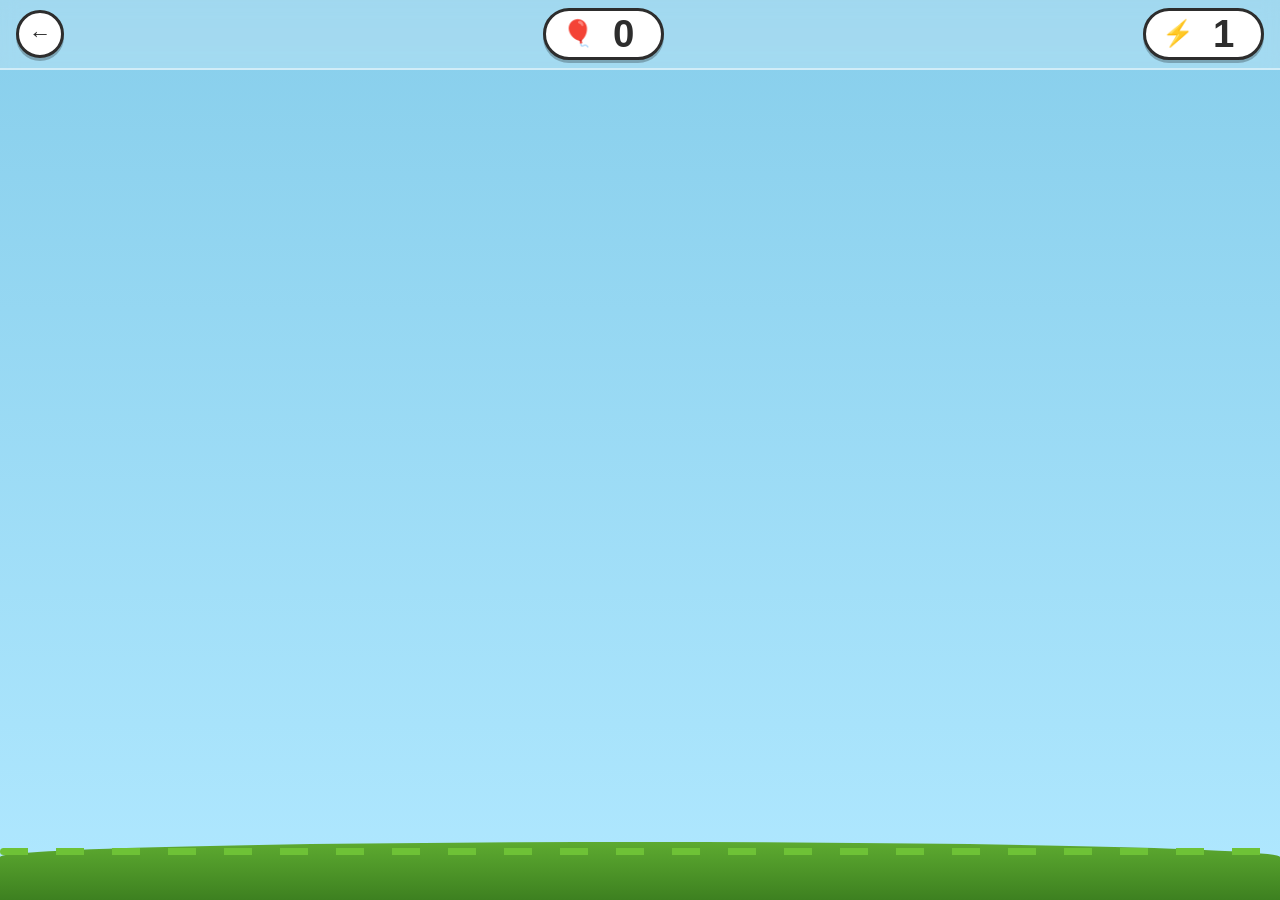
<file: games/balloon-pop/index.html>
<!doctype html>
<html lang="en">
  <head>
    <meta charset="UTF-8" />
    <meta
      name="viewport"
      content="width=device-width, initial-scale=1.0, user-scalable=no"
    />

    <!-- Primary meta -->
    <title>Balloon Pop! — Tiny Games for Tiny Humans</title>
    <meta
      name="description"
      content="Pop the floating balloons! A fun, touch-friendly browser game for toddlers. No ads, no tracking, no accounts."
    />
    <meta name="author" content="Tiny Games for Tiny Humans" />
    <meta name="robots" content="index, follow" />
    <meta name="theme-color" content="#FFD93D" />

    <!-- Open Graph -->
    <meta property="og:type" content="website" />
    <meta
      property="og:url"
      content="https://tinygames.ravigopal.com/games/balloon-pop"
    />
    <meta
      property="og:title"
      content="Balloon Pop! — Tiny Games for Tiny Humans"
    />
    <meta
      property="og:description"
      content="Pop the floating balloons! A fun, touch-friendly browser game for toddlers."
    />
    <meta
      property="og:image"
      content="https://tinygames.ravigopal.com/games/balloon-pop/og-image.png"
    />
    <meta property="og:site_name" content="Tiny Games for Tiny Humans" />

    <!-- Twitter Card -->
    <meta name="twitter:card" content="summary_large_image" />
    <meta
      name="twitter:title"
      content="Balloon Pop! — Tiny Games for Tiny Humans"
    />
    <meta
      name="twitter:description"
      content="Pop the floating balloons! A fun, touch-friendly browser game for toddlers."
    />
    <meta
      name="twitter:image"
      content="https://tinygames.ravigopal.com/games/balloon-pop/og-image.png"
    />

    <link
      rel="canonical"
      href="https://tinygames.ravigopal.com/games/balloon-pop"
    />
    <link rel="stylesheet" href="balloon-pop.css" />

    <!-- Favicon -->
    <link rel="icon" href="../../assets/favicon.ico" />
    <link rel="apple-touch-icon" sizes="180x180" href="../../assets/apple-touch-icon.png">
    <link rel="icon" type="image/png" sizes="32x32" href="../../assets/favicon-32x32.png">
    <link rel="icon" type="image/png" sizes="16x16" href="../../assets/favicon-16x16.png">
    <link rel="icon" type="image/png" sizes="192x192" href="../../assets/android-chrome-192x192.png">
    <link rel="icon" type="image/png" sizes="512x512" href="../../assets/android-chrome-512x512.png">
  </head>
  <body>
    <!-- Skip link for keyboard users -->
    <a href="#game-area" class="skip-link">Skip to game</a>

    <!-- Live region: screen-reader score announcements -->
    <div
      id="sr-announce"
      class="sr-only"
      aria-live="polite"
      aria-atomic="true"
    ></div>

    <!-- Speed-level banner -->
    <div id="level-banner" class="level-banner" aria-hidden="true">
      <span id="level-text"></span>
    </div>

    <!-- HUD -->
    <header class="hud" role="banner" aria-label="Game stats">
      <a href="/" class="back-btn" aria-label="Back to all games">
        <span aria-hidden="true">←</span>
      </a>
      <div class="hud-score" aria-label="Score">
        <span class="hud-emoji" aria-hidden="true">🎈</span>
        <span id="scoreNum" class="hud-num">0</span>
      </div>
      <div class="hud-level" aria-label="Speed level">
        <span class="hud-emoji" aria-hidden="true">⚡</span>
        <span id="levelNum" class="hud-num">1</span>
      </div>
    </header>

    <!-- Game canvas -->
    <main
      id="game-area"
      class="game-area"
      aria-label="Balloon pop game — tap the balloons!"
    >
      <div class="ground" aria-hidden="true"></div>
    </main>

    <!-- Celebration overlay -->
    <div id="celebration" class="celebration" aria-hidden="true">
      <div id="celeb-star" class="celeb-star"></div>
    </div>

    <!-- Flash overlay -->
    <div id="flash" class="flash" aria-hidden="true"></div>
    <script src="balloon-pop.js"></script>
  </body>
</html>
</file>
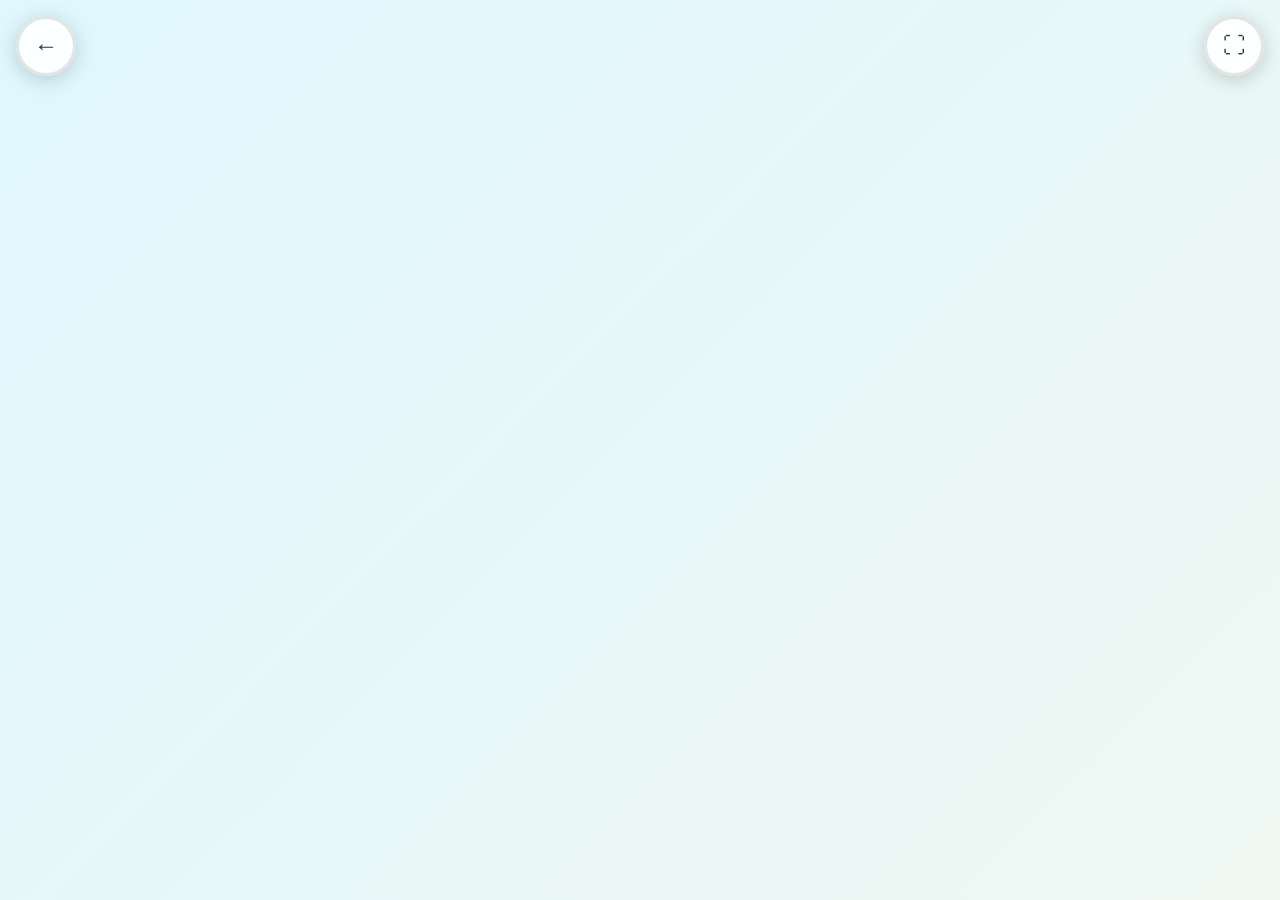
<file: games/do-anything/index.html>
<!DOCTYPE html>
<html lang="en">
<head>
  <meta charset="UTF-8" />
  <meta name="viewport" content="width=device-width, initial-scale=1.0, user-scalable=no" />
  <title>Do Anything! — Tiny Games for Tiny Humans</title>
  <meta name="description" content="Tap, type, smash — every key and touch does something magical! A sensory playground for toddlers." />
  <meta name="author" content="Tiny Games for Tiny Humans" />
  <meta name="robots" content="index, follow" />
  <meta name="theme-color" content="#FF4081" />
  <meta property="og:type"        content="website" />
  <meta property="og:url"         content="https://tiny-games.ravigopal.com/games/do-anything" />
  <meta property="og:title"       content="Do Anything! — Tiny Games for Tiny Humans" />
  <meta property="og:description" content="Tap, type, smash — every touch does something magical!" />
  <meta property="og:image"       content="https://tiny-games.ravigopal.com/games/og-image.png" />
  <meta property="og:site_name"   content="Tiny Games for Tiny Humans" />
  <meta name="twitter:card"        content="summary_large_image" />
  <meta name="twitter:title"       content="Do Anything! — Tiny Games for Tiny Humans" />
  <meta name="twitter:description" content="Tap, type, smash — every touch does something magical!" />
  <meta name="twitter:image"       content="https://tiny-games.ravigopal.com/games/og-image.png" />
  <link rel="canonical" href="https://tinygames.ravigopal.com/games/do-anything" />
  <link rel="stylesheet" href="do-anything.css" />

  <!-- Favicon -->
  <link rel="icon" href="../../assets/favicon.ico" />
  <link rel="apple-touch-icon" sizes="180x180" href="../../assets/apple-touch-icon.png">
  <link rel="icon" type="image/png" sizes="32x32" href="../../assets/favicon-32x32.png">
  <link rel="icon" type="image/png" sizes="16x16" href="../../assets/favicon-16x16.png">
  <link rel="icon" type="image/png" sizes="192x192" href="../../assets/android-chrome-192x192.png">
  <link rel="icon" type="image/png" sizes="512x512" href="../../assets/android-chrome-512x512.png">
</head>
<body>

  <a href="#playground" class="skip-link">Skip to playground</a>
  <div id="sr-announce" class="sr-only" aria-live="polite" aria-atomic="true"></div>

  <!-- Back button — only UI chrome -->
  <a href="/" class="back-btn" aria-label="Back to all games">
    <span aria-hidden="true">←</span>
  </a>

  <!-- Fullscreen toggle — top right -->
  <button class="fullscreen-btn" id="fullscreenBtn" aria-label="Enter fullscreen">
    <span id="fullscreenIcon" aria-hidden="true">⛶</span>
  </button>

  <!-- ESC hint toast — shows after first ESC press -->
  <div id="escToast" class="esc-toast" aria-hidden="true">
    <span id="escDots" class="esc-dots">●○○</span>
  </div>

  <!-- The entire screen is the playground -->
  <main id="playground"
        class="playground"
        aria-label="Sensory playground — tap anywhere, press any key"
        tabindex="0">

    <!-- Idle invite animation — shown when nothing happens for a few seconds -->
    <div id="idleHint" class="idle-hint" aria-hidden="true">
      <span class="idle-hand">👋</span>
    </div>

    <!-- Particle + letter layer — JS injects here -->
    <div id="particleLayer" class="particle-layer" aria-hidden="true"></div>

  </main>

  <script src="do-anything.js"></script>
</body>
</html>
</file>
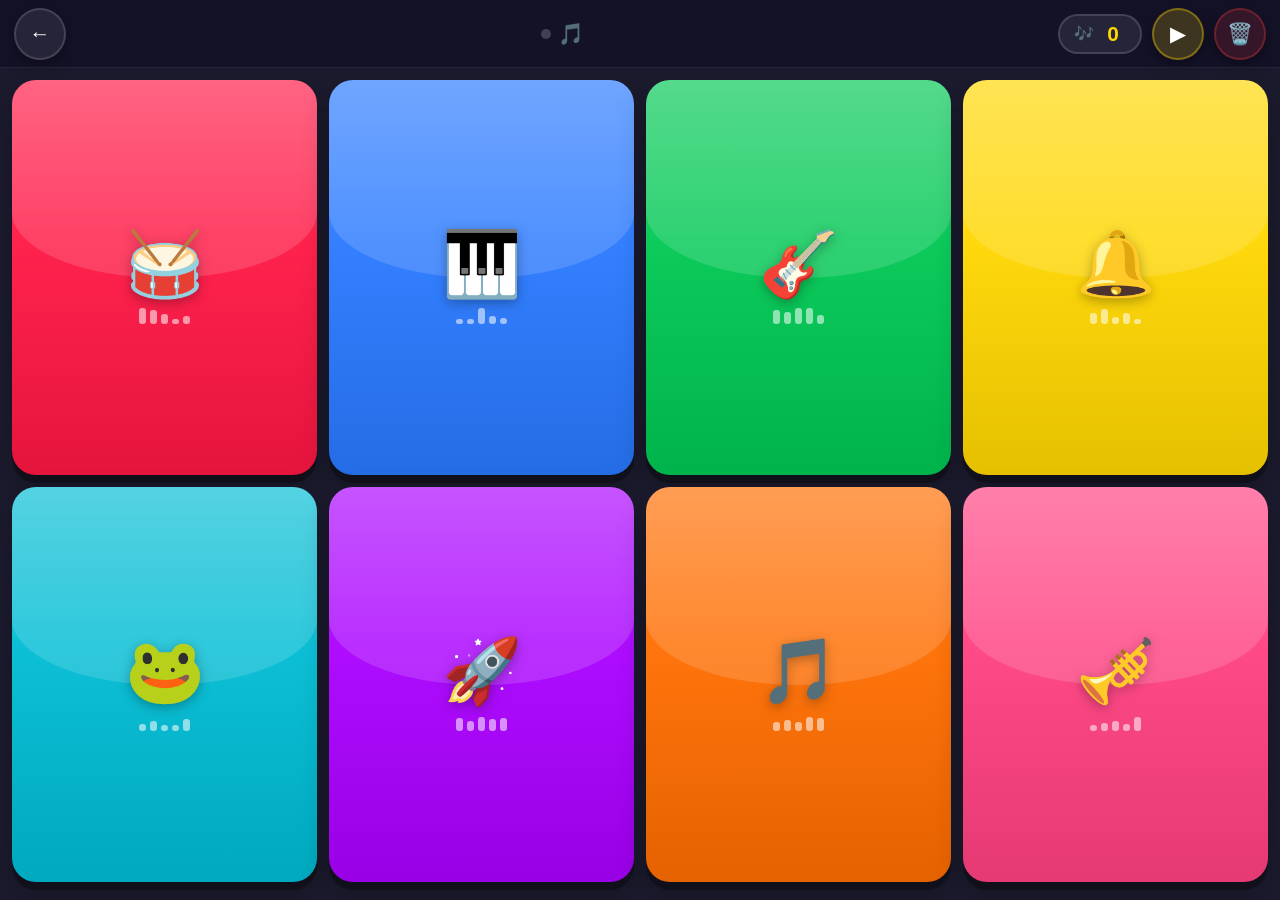
<file: games/music-maker/index.html>
<!DOCTYPE html>
<html lang="en">
<head>
  <meta charset="UTF-8" />
  <meta name="viewport" content="width=device-width, initial-scale=1.0, user-scalable=no" />
  <title>Music Maker! — Tiny Games for Tiny Humans</title>
  <meta name="description" content="Tap the big colourful buttons to make funny sounds and build your own little song!" />
  <meta name="author"      content="Tiny Games for Tiny Humans" />
  <meta name="robots"      content="index, follow" />
  <meta name="theme-color" content="#FF4081" />
  <meta property="og:type"        content="website" />
  <meta property="og:url"         content="https://tinygames.ravigoal.com/games/music-maker/" />
  <meta property="og:title"       content="Music Maker! — Tiny Games for Tiny Humans" />
  <meta property="og:description" content="Tap the big colourful buttons to make funny sounds!" />
  <meta property="og:image"       content="https://tinygames.ravigoal.com/games/music-maker/og-image.png" />
  <meta property="og:site_name"   content="Tiny Games for Tiny Humans" />
  <meta name="twitter:card"        content="summary_large_image" />
  <meta name="twitter:title"       content="Music Maker! — Tiny Games for Tiny Humans" />
  <meta name="twitter:description" content="Tap the big colourful buttons to make funny sounds!" />
  <meta name="twitter:image"       content="https://tinygames.ravigoal.com/games/music-maker/og-image.png" />
  <link rel="canonical" href="https://tinygames.ravigoal.com/games/music-maker/" />
  <link rel="stylesheet" href="music-maker.css" />

  <!-- Favicon -->
  <link rel="icon" href="../../assets/favicon.ico" />
  <link rel="apple-touch-icon" sizes="180x180" href="../../assets/apple-touch-icon.png">
  <link rel="icon" type="image/png" sizes="32x32" href="../../assets/favicon-32x32.png">
  <link rel="icon" type="image/png" sizes="16x16" href="../../assets/favicon-16x16.png">
  <link rel="icon" type="image/png" sizes="192x192" href="../../assets/android-chrome-192x192.png">
  <link rel="icon" type="image/png" sizes="512x512" href="../../assets/android-chrome-512x512.png">
</head>

<body>

  <a href="#instrument-grid" class="skip-link">Skip to instruments</a>
  <div id="sr-announce" class="sr-only" aria-live="polite" aria-atomic="true"></div>

  <!-- ══ HUD ══ -->
  <header class="hud" role="banner" aria-label="Music Maker">

    <a href="/" class="hud-btn back-btn" aria-label="Back to all games">
      <span aria-hidden="true">←</span>
    </a>

    <!-- Playback / recording status indicator -->
    <div class="status-wrap" aria-hidden="true">
      <div class="status-dot" id="statusDot"></div>
      <span class="status-label" id="statusLabel">🎵</span>
    </div>

    <!-- Tap counter -->
    <div class="tap-chip" aria-label="Notes played">
      <span aria-hidden="true">🎶</span>
      <span id="tapCount" class="tap-num">0</span>
    </div>

    <!-- Play back button -->
    <button class="hud-btn play-btn" id="playBtn" aria-label="Play back my song">
      <span aria-hidden="true">▶</span>
    </button>

    <!-- Clear / new song -->
    <button class="hud-btn clear-btn" id="clearBtn" aria-label="Start a new song">
      <span aria-hidden="true">🗑️</span>
    </button>

  </header>

  <!-- ══ INSTRUMENT GRID ══ -->
  <main id="instrument-grid" class="instrument-grid" aria-label="Instrument buttons — tap to play">
    <!-- 8 buttons injected by JS so we can attach rich state -->
  </main>

  <!-- ══ PLAYBACK PROGRESS BAR ══ -->
  <div class="playback-bar" id="playbackBar" aria-hidden="true">
    <div class="playback-fill" id="playbackFill"></div>
  </div>

  <!-- ══ CELEBRATION ══ -->
  <div id="celebOverlay" class="celeb-overlay" aria-hidden="true">
    <div class="celeb-inner" id="celebInner"></div>
  </div>

  <!-- ══ CONFETTI ══ -->
  <div id="confettiLayer" class="confetti-layer" aria-hidden="true"></div>

  <!-- ══ PARTICLE LAYER ══ -->
  <div id="particleLayer" class="particle-layer" aria-hidden="true"></div>

  <script src="music-maker.js"></script>
</body>
</html>
</file>
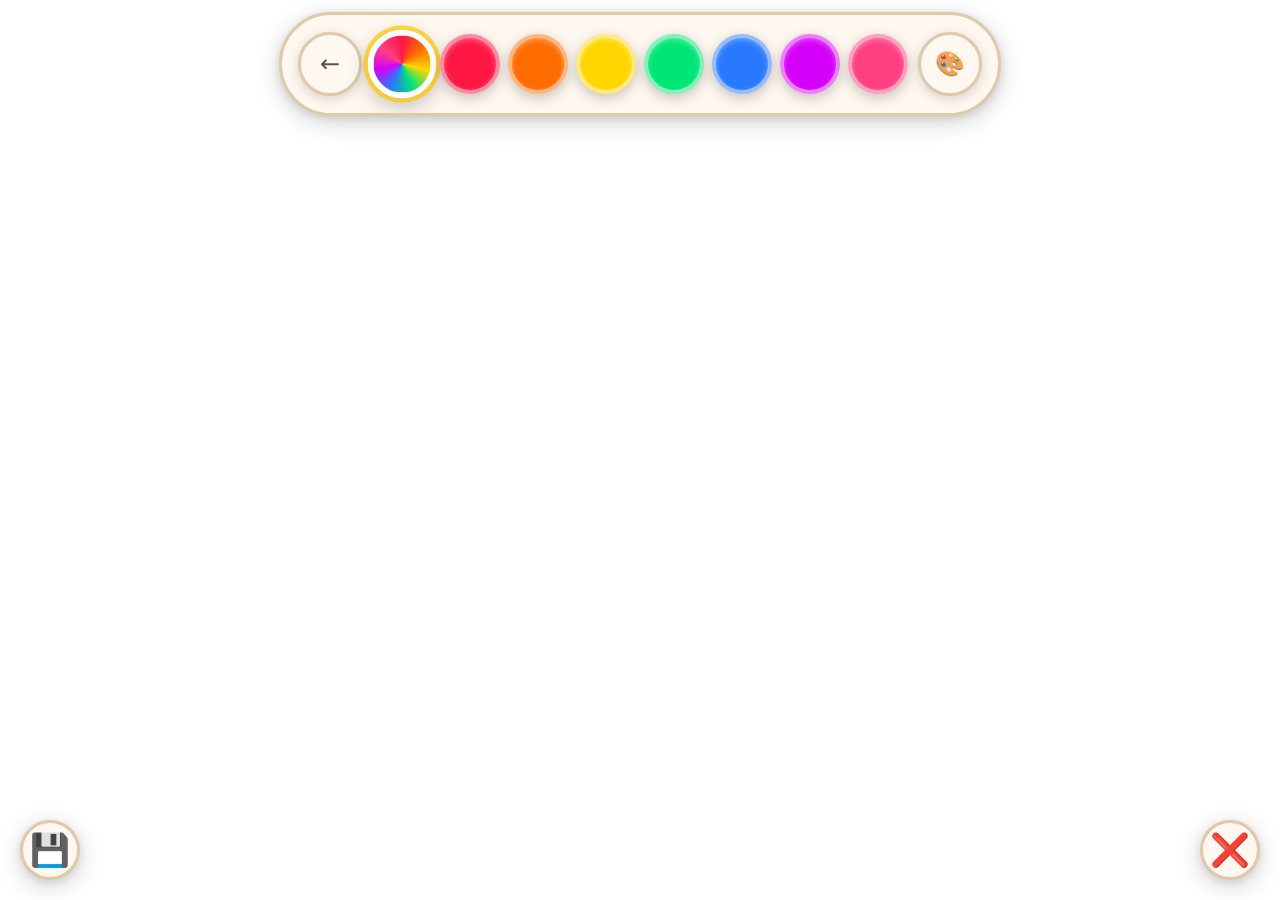
<file: games/paint-splat/index.html>
<!doctype html>
<html lang="en">
  <head>
    <meta charset="UTF-8" />
    <meta
      name="viewport"
      content="width=device-width, initial-scale=1.0, user-scalable=no"
    />
    <title>Paint Splat! — Tiny Games for Tiny Humans</title>
    <meta
      name="description"
      content="Finger-paint a magical masterpiece! Tap and drag to create rainbow paint splashes. Free touch game for toddlers."
    />
    <meta name="author" content="Tiny Games for Tiny Humans" />
    <meta name="robots" content="index, follow" />
    <meta name="theme-color" content="#FF4081" />
    <meta property="og:type" content="website" />
    <meta
      property="og:url"
      content="https://tinygames.ravigopal.com/games/paint-splat/"
    />
    <meta
      property="og:title"
      content="Paint Splat! — Tiny Games for Tiny Humans"
    />
    <meta
      property="og:description"
      content="Finger-paint a magical masterpiece! Free toddler touch game."
    />
    <meta
      property="og:image"
      content="https://tinygames.ravigopal.com/games/paint-splat/og-image.png"
    />
    <meta property="og:site_name" content="Tiny Games for Tiny Humans" />
    <meta name="twitter:card" content="summary_large_image" />
    <meta
      name="twitter:title"
      content="Paint Splat! — Tiny Games for Tiny Humans"
    />
    <meta
      name="twitter:description"
      content="Finger-paint a magical masterpiece! Free toddler touch game."
    />
    <meta
      name="twitter:image"
      content="https://tinygames.ravigopal.com/games/paint-splat/og-image.png"
    />
    <link
      rel="canonical"
      href="https://tinygames.ravigopal.com/games/paint-splat/"
    />
    <link rel="stylesheet" href="paint-splat.css" />

    <!-- Favicon -->
    <link rel="icon" href="../../assets/favicon.ico" />
    <link rel="apple-touch-icon" sizes="180x180" href="../../assets/apple-touch-icon.png">
    <link rel="icon" type="image/png" sizes="32x32" href="../../assets/favicon-32x32.png">
    <link rel="icon" type="image/png" sizes="16x16" href="../../assets/favicon-16x16.png">
    <link rel="icon" type="image/png" sizes="192x192" href="../../assets/android-chrome-192x192.png">
    <link rel="icon" type="image/png" sizes="512x512" href="../../assets/android-chrome-512x512.png">
  </head>
  <body>
    <a href="#canvas-area" class="skip-link">Skip to canvas</a>
    <div
      id="sr-announce"
      class="sr-only"
      aria-live="polite"
      aria-atomic="true"
    ></div>

    <!-- ══ TOP BAR ══ -->
    <header class="top-bar" role="banner" aria-label="Paint controls">
      <a href="/" class="ui-btn back-btn" aria-label="Back to all games">
        <span aria-hidden="true">←</span>
      </a>

      <!-- Colour palette: rainbow-random first, then 7 solid colours -->
      <nav class="palette" role="group" aria-label="Choose paint colour">
        <!-- Rainbow = random colour, active by default -->
        <button
          class="swatch swatch-rainbow active"
          data-color="random"
          aria-label="Random rainbow colour"
          aria-pressed="true"
        ></button>

        <button
          class="swatch"
          data-color="#FF1744"
          aria-label="Red"
          aria-pressed="false"
          style="--c: #ff1744"
        ></button>
        <button
          class="swatch"
          data-color="#FF6D00"
          aria-label="Orange"
          aria-pressed="false"
          style="--c: #ff6d00"
        ></button>
        <button
          class="swatch"
          data-color="#FFD600"
          aria-label="Yellow"
          aria-pressed="false"
          style="--c: #ffd600"
        ></button>
        <button
          class="swatch"
          data-color="#00E676"
          aria-label="Green"
          aria-pressed="false"
          style="--c: #00e676"
        ></button>
        <button
          class="swatch"
          data-color="#2979FF"
          aria-label="Blue"
          aria-pressed="false"
          style="--c: #2979ff"
        ></button>
        <button
          class="swatch"
          data-color="#D500F9"
          aria-label="Purple"
          aria-pressed="false"
          style="--c: #d500f9"
        ></button>
        <button
          class="swatch"
          data-color="#FF4081"
          aria-label="Pink"
          aria-pressed="false"
          style="--c: #ff4081"
        ></button>
      </nav>

      <!-- Paint effect cycler (top-right of bar) -->
      <button
        class="ui-btn effect-btn"
        id="effectBtn"
        aria-label="Change paint effect"
      >
        <span id="effectIcon" aria-hidden="true">🎨</span>
      </button>
    </header>

    <!-- ══ CANVAS ══ -->
    <main
      id="canvas-area"
      class="canvas-area"
      aria-label="Paint canvas — draw with your fingers"
    >
      <canvas
        id="paintCanvas"
        tabindex="0"
        aria-label="Painting canvas — use arrow keys to paint"
      ></canvas>
    </main>

    <!-- ══ BOTTOM-LEFT: save ══ -->
    <button
      class="corner-btn save-btn"
      id="saveBtn"
      aria-label="Save my painting"
    >
      <span aria-hidden="true">💾</span>
    </button>

    <!-- ══ BOTTOM-RIGHT: clear ══ -->
    <button
      class="corner-btn clear-btn"
      id="clearBtn"
      aria-label="Clear the canvas"
    >
      <span aria-hidden="true">❌</span>
    </button>

    <!-- Confetti layer -->
    <div id="confettiLayer" class="confetti-layer" aria-hidden="true"></div>

    <!-- Clear flash -->
    <div id="clearFlash" class="clear-flash" aria-hidden="true"></div>

    <script src="paint-splat.js"></script>
  </body>
</html>
</file>
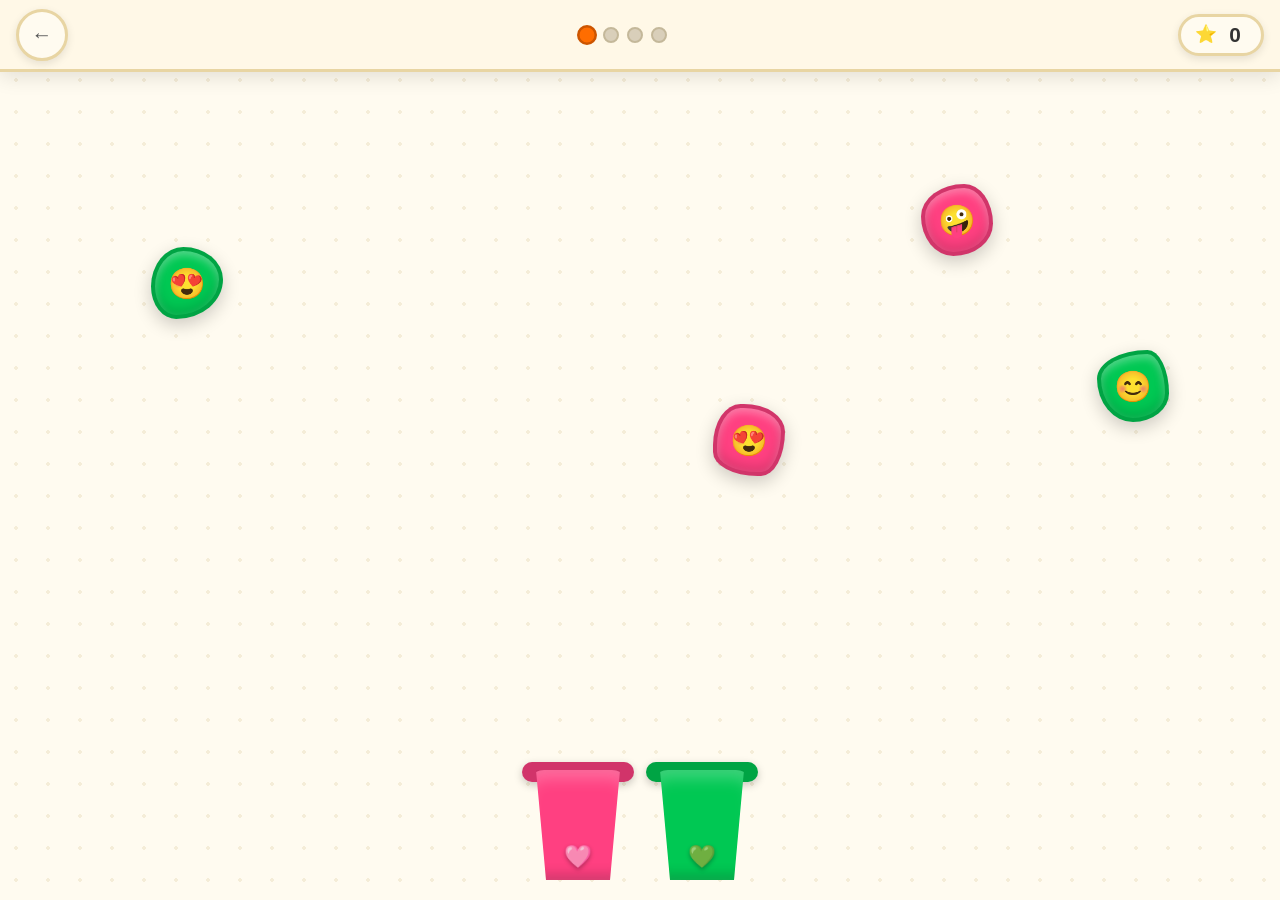
<file: games/rainbow-sort/index.html>
<!DOCTYPE html>
<html lang="en">
<head>
  <meta charset="UTF-8" />
  <meta name="viewport" content="width=device-width, initial-scale=1.0, user-scalable=no" />
  <title>Rainbow Sort! — Tiny Games for Tiny Humans</title>
  <meta name="description" content="Drag the colourful blobs into the matching buckets. Learn colours while you play!" />
  <meta name="author"      content="Tiny Games for Tiny Humans" />
  <meta name="robots"      content="index, follow" />
  <meta name="theme-color" content="#FFD600" />
  <meta property="og:type"        content="website" />
  <meta property="og:url"         content="https://tiny-games.ravigopal.com/games/rainbow-sort/" />
  <meta property="og:title"       content="Rainbow Sort! — Tiny Games for Tiny Humans" />
  <meta property="og:description" content="Drag the colourful blobs into the matching buckets. Learn colours while you play!" />
  <meta property="og:image"       content="https://tiny-games.ravigopal.com/games/rainbow-sort/og-image.png" />
  <meta property="og:site_name"   content="Tiny Games for Tiny Humans" />
  <meta name="twitter:card"        content="summary_large_image" />
  <meta name="twitter:title"       content="Rainbow Sort! — Tiny Games for Tiny Humans" />
  <meta name="twitter:description" content="Drag the colourful blobs into matching buckets!" />
  <meta name="twitter:image"       content="https://tiny-games.ravigopal.com/games/rainbow-sort/og-image.png" />
  <link rel="canonical" href="https://tiny-games.ravigopal.com/games/rainbow-sort/" />
  <link rel="stylesheet" href="rainbow-sort.css" />

  <!-- Favicon -->
  <link rel="icon" href="../../assets/favicon.ico" />
  <link rel="apple-touch-icon" sizes="180x180" href="../../assets/apple-touch-icon.png">
  <link rel="icon" type="image/png" sizes="32x32" href="../../assets/favicon-32x32.png">
  <link rel="icon" type="image/png" sizes="16x16" href="../../assets/favicon-16x16.png">
  <link rel="icon" type="image/png" sizes="192x192" href="../../assets/android-chrome-192x192.png">
  <link rel="icon" type="image/png" sizes="512x512" href="../../assets/android-chrome-512x512.png">
</head>
<body>

  <a href="#game-area" class="skip-link">Skip to game</a>
  <div id="sr-announce" class="sr-only" aria-live="polite" aria-atomic="true"></div>

  <!-- ══ HUD ══ -->
  <header class="hud" role="banner" aria-label="Rainbow Sort">
    <a href="/" class="hud-btn back-btn" aria-label="Back to all games">
      <span aria-hidden="true">←</span>
    </a>

    <!-- Round pips -->
    <div class="round-pips" id="roundPips" aria-label="Round progress" role="img"></div>

    <!-- Score star counter -->
    <div class="score-chip" aria-label="Stars collected">
      <span aria-hidden="true">⭐</span>
      <span id="scoreNum" class="score-num">0</span>
    </div>
  </header>

  <!-- ══ GAME AREA ══ -->
  <main id="game-area" class="game-area" aria-label="Sorting game — drag blobs to matching buckets">

    <!-- Blobs injected by JS -->
    <div id="blobLayer"   class="blob-layer"   aria-label="Blobs to sort"></div>

    <!-- Buckets injected by JS -->
    <div id="bucketLayer" class="bucket-layer" aria-label="Colour buckets" role="list"></div>

  </main>

  <!-- ══ OVERLAYS ══ -->
  <!-- Round complete -->
  <div id="roundOverlay" class="overlay round-overlay" aria-hidden="true">
    <div class="overlay-inner">
      <div id="roundEmoji"  class="overlay-emoji"></div>
      <div id="roundStars"  class="overlay-stars" aria-hidden="true"></div>
    </div>
  </div>

  <!-- All rounds complete -->
  <div id="winOverlay" class="overlay win-overlay" aria-hidden="true">
    <div class="overlay-inner">
      <div class="win-emoji">🏆</div>
      <div class="win-stars" aria-hidden="true">⭐⭐⭐</div>
    </div>
  </div>

  <!-- Confetti layer -->
  <div id="confettiLayer" class="confetti-layer" aria-hidden="true"></div>

  <script src="rainbow-sort.js"></script>
</body>
</html>
</file>
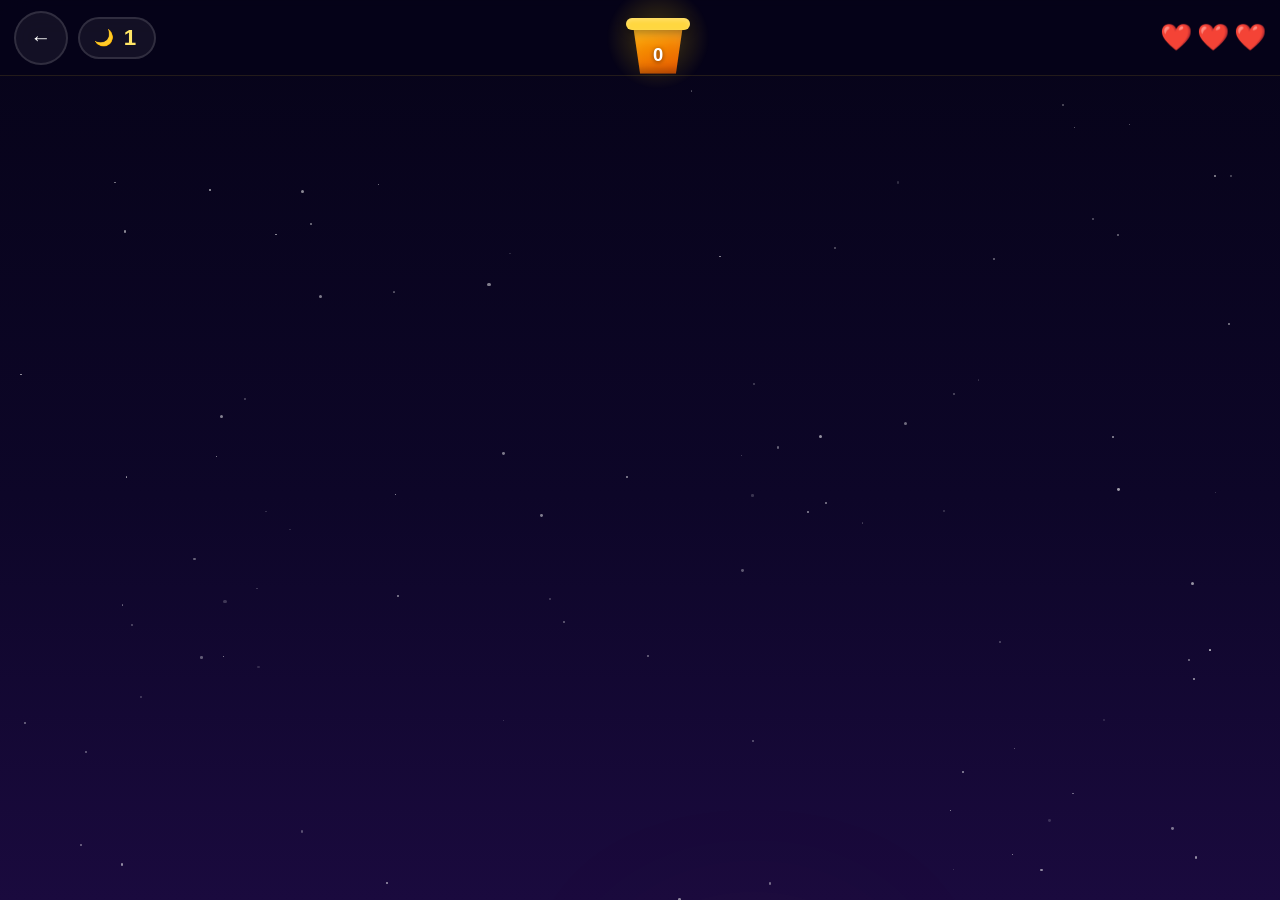
<file: games/star-catcher/index.html>
<!DOCTYPE html>
<html lang="en">
<head>
  <meta charset="UTF-8" />
  <meta name="viewport" content="width=device-width, initial-scale=1.0, user-scalable=no" />
  <title>Star Catcher! — Tiny Games for Tiny Humans</title>
  <meta name="description" content="Touch the falling stars before they disappear! Collect them in your basket. A fun game for toddlers." />
  <meta name="author"      content="Tiny Games for Tiny Humans" />
  <meta name="robots"      content="index, follow" />
  <meta name="theme-color" content="#0d0628" />
  <meta property="og:type"        content="website" />
  <meta property="og:url"         content="https://tiny-games.ravigopal.com/games/star-catcher/" />
  <meta property="og:title"       content="Star Catcher! — Tiny Games for Tiny Humans" />
  <meta property="og:description" content="Touch the falling stars and collect them in your basket!" />
  <meta property="og:image"       content="https://tinygamesfortinyhumans.com/og-image.png" />
  <meta property="og:site_name"   content="Tiny Games for Tiny Humans" />
  <meta name="twitter:card"        content="summary_large_image" />
  <meta name="twitter:title"       content="Star Catcher! — Tiny Games for Tiny Humans" />
  <meta name="twitter:description" content="Touch the falling stars and collect them in your basket!" />
  <meta name="twitter:image"       content="https://tinygamesfortinyhumans.com/og-image.png" />
  <link rel="canonical" href="https://tiny-games.ravigopal.com/games/star-catcher/" />
  <link rel="stylesheet" href="star-catcher.css" />

  <!-- Favicon -->
  <link rel="icon" href="../../assets/favicon.ico" />
  <link rel="apple-touch-icon" sizes="180x180" href="../../assets/apple-touch-icon.png">
  <link rel="icon" type="image/png" sizes="32x32" href="../../assets/favicon-32x32.png">
  <link rel="icon" type="image/png" sizes="16x16" href="../../assets/favicon-16x16.png">
  <link rel="icon" type="image/png" sizes="192x192" href="../../assets/android-chrome-192x192.png">
  <link rel="icon" type="image/png" sizes="512x512" href="../../assets/android-chrome-512x512.png">
</head>
<body>

  <a href="#sky" class="skip-link">Skip to game</a>
  <div id="sr-announce" class="sr-only" aria-live="polite" aria-atomic="true"></div>

  <!-- ══ HUD ══ -->
  <header class="hud" role="banner" aria-label="Star Catcher">

    <a href="index.html" class="hud-btn back-btn" aria-label="Back to all games">
      <span aria-hidden="true">←</span>
    </a>

    <!-- Level pill -->
    <div class="hud-pill level-pill" aria-label="Level">
      <span aria-hidden="true">🌙</span>
      <span id="levelNum" class="level-num">1</span>
    </div>

    <!-- Basket — centred, the star collection target -->
    <div class="basket-wrap" id="basketWrap" aria-label="Star basket" aria-live="polite">
      <div class="basket" id="basket" aria-hidden="true">
        <!-- SVG basket drawn in CSS via background -->
        <div class="basket-glow" aria-hidden="true"></div>
        <div class="basket-body" aria-hidden="true">
          <span class="basket-count" id="basketCount">0</span>
        </div>
        <div class="basket-rim"  aria-hidden="true"></div>
      </div>
    </div>

    <!-- Hearts — right side -->
    <div class="hearts-wrap" id="heartsWrap" aria-label="Lives remaining" aria-live="polite"></div>

  </header>

  <!-- ══ SKY ══ -->
  <main id="sky" class="sky" aria-label="Night sky — tap the falling stars!">
    <div class="bg-stars" id="bgStars" aria-hidden="true"></div>
    <div id="starLayer" class="star-layer"></div>
    <div id="levelBanner" class="level-banner" aria-hidden="true">
      <span id="levelBannerText"></span>
    </div>
  </main>

  <!-- ══ FLYING STAR (cloned into body for arc animation) ══ -->
  <!-- JS creates these dynamically -->

  <!-- ══ GAME OVER ══ -->
  <div id="gameOverOverlay" class="overlay" aria-hidden="true" role="dialog" aria-modal="true" aria-label="Game over">
    <div class="overlay-card">
      <div class="overlay-emoji" id="gameOverEmoji">🌙</div>
      <div class="overlay-tally" id="gameOverTally" aria-label="Stars collected"></div>
      <button class="play-again-btn" id="playAgainBtn" aria-label="Play again">
        <span aria-hidden="true">▶</span>
      </button>
    </div>
  </div>

  <!-- ══ PARTICLE / ARC LAYER (above everything) ══ -->
  <div id="arcLayer" class="arc-layer" aria-hidden="true"></div>

  <script src="star-catcher.js"></script>
</body>
</html>
</file>
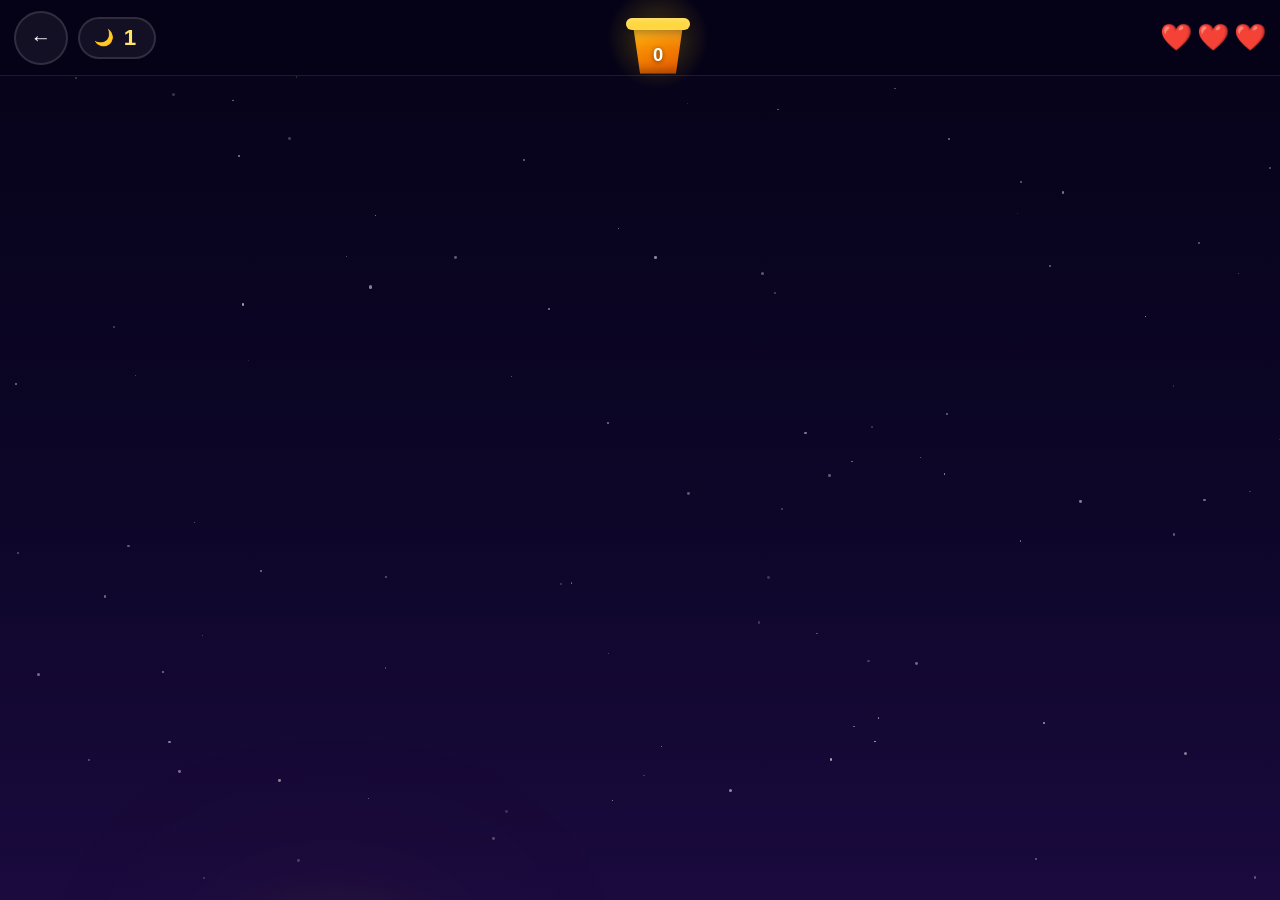
<file: games/star-catcher/star-catcher.html>
<!DOCTYPE html>
<html lang="en">
<head>
  <meta charset="UTF-8" />
  <meta name="viewport" content="width=device-width, initial-scale=1.0, user-scalable=no" />
  <title>Star Catcher! — Tiny Games for Tiny Humans</title>
  <meta name="description" content="Touch the falling stars before they disappear! Collect them in your basket. A fun game for toddlers." />
  <meta name="author"      content="Tiny Games for Tiny Humans" />
  <meta name="robots"      content="index, follow" />
  <meta name="theme-color" content="#0d0628" />
  <meta property="og:type"        content="website" />
  <meta property="og:url"         content="https://tiny-games.ravigopal.com/games/star-catcher/" />
  <meta property="og:title"       content="Star Catcher! — Tiny Games for Tiny Humans" />
  <meta property="og:description" content="Touch the falling stars and collect them in your basket!" />
  <meta property="og:image"       content="https://tinygamesfortinyhumans.com/og-image.png" />
  <meta property="og:site_name"   content="Tiny Games for Tiny Humans" />
  <meta name="twitter:card"        content="summary_large_image" />
  <meta name="twitter:title"       content="Star Catcher! — Tiny Games for Tiny Humans" />
  <meta name="twitter:description" content="Touch the falling stars and collect them in your basket!" />
  <meta name="twitter:image"       content="https://tinygames.ravigopal.com/games/star-catcher/og-image.png" />
  <link rel="canonical" href="https://tiny-games.ravigopal.com/games/star-catcher/" />
  <link rel="stylesheet" href="star-catcher.css" />
</head>
<body>

  <a href="#sky" class="skip-link">Skip to game</a>
  <div id="sr-announce" class="sr-only" aria-live="polite" aria-atomic="true"></div>

  <!-- ══ HUD ══ -->
  <header class="hud" role="banner" aria-label="Star Catcher">

    <a href="index.html" class="hud-btn back-btn" aria-label="Back to all games">
      <span aria-hidden="true">←</span>
    </a>

    <!-- Level pill -->
    <div class="hud-pill level-pill" aria-label="Level">
      <span aria-hidden="true">🌙</span>
      <span id="levelNum" class="level-num">1</span>
    </div>

    <!-- Basket — centred, the star collection target -->
    <div class="basket-wrap" id="basketWrap" aria-label="Star basket" aria-live="polite">
      <div class="basket" id="basket" aria-hidden="true">
        <!-- SVG basket drawn in CSS via background -->
        <div class="basket-glow" aria-hidden="true"></div>
        <div class="basket-body" aria-hidden="true">
          <span class="basket-count" id="basketCount">0</span>
        </div>
        <div class="basket-rim"  aria-hidden="true"></div>
      </div>
    </div>

    <!-- Hearts — right side -->
    <div class="hearts-wrap" id="heartsWrap" aria-label="Lives remaining" aria-live="polite"></div>

  </header>

  <!-- ══ SKY ══ -->
  <main id="sky" class="sky" aria-label="Night sky — tap the falling stars!">
    <div class="bg-stars" id="bgStars" aria-hidden="true"></div>
    <div id="starLayer" class="star-layer"></div>
    <div id="levelBanner" class="level-banner" aria-hidden="true">
      <span id="levelBannerText"></span>
    </div>
  </main>

  <!-- ══ FLYING STAR (cloned into body for arc animation) ══ -->
  <!-- JS creates these dynamically -->

  <!-- ══ GAME OVER ══ -->
  <div id="gameOverOverlay" class="overlay" aria-hidden="true" role="dialog" aria-modal="true" aria-label="Game over">
    <div class="overlay-card">
      <div class="overlay-emoji" id="gameOverEmoji">🌙</div>
      <div class="overlay-tally" id="gameOverTally" aria-label="Stars collected"></div>
      <button class="play-again-btn" id="playAgainBtn" aria-label="Play again">
        <span aria-hidden="true">▶</span>
      </button>
    </div>
  </div>

  <!-- ══ PARTICLE / ARC LAYER (above everything) ══ -->
  <div id="arcLayer" class="arc-layer" aria-hidden="true"></div>

  <script src="star-catcher.js"></script>
</body>
</html>
</file>
<file: games/balloon-pop/balloon-pop.css>
/* ═══════════════════════════════════════════════════
   BALLOON POP — balloon-pop.css
   Layer order: reset → tokens → base → layout →
                components → animations → utilities
   ═══════════════════════════════════════════════════ */
@layer reset, tokens, base, layout, components, animations, utilities;

/* ── TOKENS ────────────────────────────────────────── */
@layer tokens {
  :root {
    /* Palette */
    --color-bg-top: #87ceeb;
    --color-bg-bottom: #b0e8ff;
    --color-ground: #5daa30;
    --color-ground-dark: #3d8020;
    --color-grass: #6ec236;
    --color-ink: #2d2d2d;
    --color-white: #ffffff;
    --color-hud-bg: rgba(255, 255, 255, 0.22);
    --color-hud-border: rgba(255, 255, 255, 0.5);

    /* Balloon colours */
    --balloon-1: #ff4d4d;
    --balloon-2: #ffd600;
    --balloon-3: #2979ff;
    --balloon-4: #ff4081;
    --balloon-5: #76ff03;
    --balloon-6: #d500f9;
    --balloon-7: #ff6d00;
    --balloon-8: #00e5ff;
    --balloon-9: #ff1493;
    --balloon-10: #aeea00;

    /* Celebration / UI accents */
    --color-yellow: #ffd93d;
    --color-coral: #ff6b6b;
    --color-mint: #6bcb77;
    --color-orange: #ff9a3c;
    --color-purple: #c77dff;

    /* Typography */
    --font-display: "Arial Rounded MT Bold", "Nunito", Arial, sans-serif;

    --text-xs: 0.7rem;
    --text-sm: 0.85rem;
    --text-base: 1rem;
    --text-lg: 1.2rem;
    --text-hud: 2.4rem;

    /* Spacing */
    --space-1: 4px;
    --space-2: 8px;
    --space-3: 12px;
    --space-4: 16px;
    --space-5: 20px;
    --space-6: 24px;

    /* Balloon geometry */
    --balloon-w: 90px;
    --balloon-h: 115px;
    --balloon-min-w: 80px;
    --balloon-min-h: 100px;

    /* HUD */
    --hud-height: 70px;
    --ground-height: 58px;

    /* Borders & radius */
    --radius-pill: 50px;
    --radius-sm: 8px;

    /* Shadows */
    --shadow-hud: 0 4px 20px rgba(0, 0, 0, 0.12);
    --shadow-btn: 0 3px 0 rgba(0, 0, 0, 0.25);

    /* Easing */
    --ease-bounce: cubic-bezier(0.34, 1.56, 0.64, 1);
    --ease-pop: cubic-bezier(0.22, 1, 0.36, 1);

    /* Duration */
    --dur-fast: 0.15s;
    --dur-base: 0.25s;
    --dur-slow: 0.5s;

    /* Z-index scale */
    --z-bg: 0;
    --z-balloon: 10;
    --z-ground: 15;
    --z-hud: 20;
    --z-particle: 30;
    --z-banner: 40;
    --z-celebration: 50;
    --z-flash: 60;
    --z-skip: 999;
  }
}

/* ── RESET ─────────────────────────────────────────── */
@layer reset {
  *,
  *::before,
  *::after {
    margin: 0;
    padding: 0;
    box-sizing: border-box;
  }

  html,
  body {
    width: 100%;
    height: 100%;
    overflow: hidden;
    -webkit-text-size-adjust: 100%;
  }

  /* Kill the dark tap-highlight overlay on mobile browsers */
  * {
    -webkit-tap-highlight-color: transparent;
  }

  a {
    color: inherit;
    text-decoration: none;
  }
  img {
    display: block;
    max-width: 100%;
  }
}

/* ── BASE ──────────────────────────────────────────── */
@layer base {
  body {
    font-family: var(--font-display);
    background: linear-gradient(
      180deg,
      var(--color-bg-top) 0%,
      var(--color-bg-bottom) 100%
    );
    color: var(--color-ink);
    user-select: none;
    -webkit-user-select: none;
    touch-action: manipulation;
    /* fun custom cursor on desktop */
    cursor:
      url("data:image/svg+xml,%3Csvg xmlns='http://www.w3.org/2000/svg' width='32' height='32' viewBox='0 0 32 32'%3E%3Ccircle cx='16' cy='16' r='12' fill='%23FFD93D' stroke='%232D2D2D' stroke-width='2.5'/%3E%3C/svg%3E")
        16 16,
      pointer;
  }

  /* Keyboard focus ring */
  :focus-visible {
    outline: 4px solid var(--color-yellow);
    outline-offset: 3px;
    border-radius: var(--radius-sm);
  }
}

/* ── LAYOUT ────────────────────────────────────────── */
@layer layout {
  .game-area {
    position: fixed;
    inset: 0;
    overflow: hidden;
  }

  .hud {
    position: fixed;
    top: 0;
    left: 0;
    right: 0;
    height: var(--hud-height);
    z-index: var(--z-hud);
    display: flex;
    align-items: center;
    justify-content: space-between;
    padding: 0 var(--space-4);
    background: var(--color-hud-bg);
    border-bottom: 2px solid var(--color-hud-border);
    backdrop-filter: blur(8px);
    -webkit-backdrop-filter: blur(8px);
    gap: var(--space-3);
  }

  .ground {
    position: fixed;
    bottom: 0;
    left: 0;
    right: 0;
    height: var(--ground-height);
    z-index: var(--z-ground);
    background: linear-gradient(
      180deg,
      var(--color-ground) 0%,
      var(--color-ground-dark) 100%
    );
    border-radius: 60% 60% 0 0 / 18px 18px 0 0;
  }

  /* Grass tufts via pseudo */
  .ground::after {
    content: "";
    position: absolute;
    top: 6px;
    left: 0;
    right: 0;
    height: 7px;
    background: repeating-linear-gradient(
      90deg,
      var(--color-grass) 0 28px,
      transparent 28px 56px
    );
    border-radius: 4px;
  }
}

/* ── COMPONENTS ────────────────────────────────────── */
@layer components {
  /* Skip link */
  .skip-link {
    position: fixed;
    top: -100%;
    left: var(--space-4);
    z-index: var(--z-skip);
    background: var(--color-yellow);
    color: var(--color-ink);
    font-family: var(--font-display);
    font-size: var(--text-base);
    font-weight: 800;
    padding: var(--space-2) var(--space-5);
    border: 3px solid var(--color-ink);
    border-radius: var(--radius-pill);
    box-shadow: var(--shadow-btn);
    transition: top var(--dur-fast);
  }

  .skip-link:focus {
    top: var(--space-3);
  }

  /* Back button */
  .back-btn {
    display: flex;
    align-items: center;
    justify-content: center;
    min-width: 48px;
    min-height: 48px;
    background: var(--color-white);
    border: 3px solid var(--color-ink);
    border-radius: var(--radius-pill);
    font-size: 1.4rem;
    font-weight: 900;
    box-shadow: var(--shadow-btn);
    transition:
      transform var(--dur-fast) var(--ease-bounce),
      box-shadow var(--dur-fast);
    flex-shrink: 0;
  }

  .back-btn:hover,
  .back-btn:focus-visible {
    transform: scale(1.1);
    box-shadow: 0 5px 0 rgba(0, 0, 0, 0.25);
  }

  /* HUD score + level chips */
  .hud-score,
  .hud-level {
    display: flex;
    align-items: center;
    gap: var(--space-2);
    background: var(--color-white);
    border: 3px solid var(--color-ink);
    border-radius: var(--radius-pill);
    padding: var(--space-1) var(--space-4);
    box-shadow: var(--shadow-btn);
    min-width: 90px;
    justify-content: center;
  }

  .hud-emoji {
    font-size: 1.6rem;
    line-height: 1;
  }

  .hud-num {
    font-size: var(--text-hud);
    font-weight: 900;
    line-height: 1;
    color: var(--color-ink);
    min-width: 2ch;
    text-align: center;
    transition: transform var(--dur-fast) var(--ease-bounce);
  }

  /* Balloon */
  .balloon {
    position: absolute;
    display: flex;
    flex-direction: column;
    align-items: center;
    cursor: pointer;
    z-index: var(--z-balloon);
    /* none = pass all touch points to JS, enabling multi-finger popping */
    touch-action: none;
    /* animation set dynamically in JS via inline style */
  }

  .balloon:focus-visible {
    outline: 4px solid var(--color-yellow);
    outline-offset: 6px;
    border-radius: 50%;
  }

  /* Prevent browsers darkening the balloon body on tap */
  .balloon:active {
    opacity: 1;
  }

  .balloon-body {
    /* width/height/background set inline per balloon */
    border-radius: 50% 50% 45% 45% / 55% 55% 45% 45%;
    position: relative;
    box-shadow:
      inset -10px -7px 0 rgba(0, 0, 0, 0.1),
      inset 9px 7px 0 rgba(255, 255, 255, 0.28),
      0 6px 18px rgba(0, 0, 0, 0.18);
    flex-shrink: 0;
    min-width: var(--balloon-min-w);
    min-height: var(--balloon-min-h);
  }

  /* Shine */
  .balloon-body::before {
    content: "";
    position: absolute;
    top: 12px;
    left: 14px;
    width: 20px;
    height: 32px;
    background: rgba(255, 255, 255, 0.38);
    border-radius: 50%;
    transform: rotate(-30deg);
  }

  .balloon-knot {
    /* background set inline */
    width: 13px;
    height: 13px;
    border-radius: 50% 50% 50% 50% / 60% 60% 40% 40%;
    margin-top: -2px;
    flex-shrink: 0;
  }

  .balloon-string {
    width: 2px;
    height: 52px;
    flex-shrink: 0;
    background: repeating-linear-gradient(
      180deg,
      rgba(0, 0, 0, 0.28) 0 4px,
      transparent 4px 7px
    );
    border-radius: 1px;
  }

  /* Level-up banner */
  .level-banner {
    position: fixed;
    top: calc(var(--hud-height) + var(--space-4));
    left: 50%;
    transform: translateX(-50%) translateY(-20px);
    z-index: var(--z-banner);
    background: var(--color-yellow);
    color: var(--color-ink);
    font-size: 1.5rem;
    font-weight: 900;
    padding: var(--space-3) var(--space-6);
    border: 3px solid var(--color-ink);
    border-radius: var(--radius-pill);
    box-shadow: 4px 4px 0 var(--color-ink);
    white-space: nowrap;
    opacity: 0;
    pointer-events: none;
    transition: none;
  }

  .level-banner.show {
    animation: bannerPop 2s var(--ease-bounce) forwards;
  }

  /* Confetti particle */
  .confetti {
    position: fixed;
    border-radius: 50%;
    pointer-events: none;
    z-index: var(--z-particle);
    animation: confettiFly var(--dur, 0.65s) ease-out forwards;
  }

  /* Pop burst emoji */
  .pop-burst {
    position: fixed;
    font-size: 2.8rem;
    pointer-events: none;
    z-index: var(--z-particle);
    animation: popBurst 0.65s ease-out forwards;
    transform: translate(-50%, -50%);
  }

  /* Celebration overlay */
  .celebration {
    position: fixed;
    inset: 0;
    z-index: var(--z-celebration);
    display: flex;
    align-items: center;
    justify-content: center;
    pointer-events: none;
    opacity: 0;
  }

  .celebration.active {
    animation: celebFade 1.6s ease-out forwards;
  }

  .celeb-star {
    font-size: 9rem;
    animation: none;
    filter: drop-shadow(0 0 30px rgba(255, 220, 0, 0.9));
  }

  .celebration.active .celeb-star {
    animation: celebStar 1.6s var(--ease-bounce) forwards;
  }

  /* Rainbow flash */
  .flash {
    position: fixed;
    inset: 0;
    pointer-events: none;
    z-index: var(--z-flash);
    opacity: 0;
  }

  .flash.active {
    animation: flashRainbow 1.5s ease-out forwards;
  }
}

/* ── ANIMATIONS ────────────────────────────────────── */
@layer animations {
  @keyframes floatUp {
    from {
      transform: translateY(0);
    }
    to {
      transform: translateY(calc(-100vh - 220px));
    }
  }

  @keyframes wobble {
    from {
      margin-left: calc(var(--wobble, 16px) * -1);
    }
    to {
      margin-left: var(--wobble, 16px);
    }
  }

  @keyframes confettiFly {
    0% {
      opacity: 0;
      transform: translate(0, 0) scale(0);
    }
    15% {
      opacity: 1;
      transform: translate(calc(var(--tx, 0) * 0.15), calc(var(--ty, 0) * 0.15))
        scale(1);
    }
    100% {
      opacity: 0;
      transform: translate(var(--tx, 0), var(--ty, 0)) scale(0.3);
    }
  }

  @keyframes popBurst {
    0% {
      opacity: 0;
      transform: translate(-50%, -50%) scale(0.5);
    }
    20% {
      opacity: 1;
      transform: translate(-50%, -50%) scale(1.3);
    }
    100% {
      opacity: 0;
      transform: translate(-50%, -240%) scale(0.6);
    }
  }

  @keyframes bannerPop {
    0% {
      opacity: 0;
      transform: translateX(-50%) translateY(-20px) scale(0.7);
    }
    15% {
      opacity: 1;
      transform: translateX(-50%) translateY(0) scale(1.05);
    }
    25% {
      transform: translateX(-50%) translateY(0) scale(1);
    }
    75% {
      opacity: 1;
      transform: translateX(-50%) translateY(0) scale(1);
    }
    100% {
      opacity: 0;
      transform: translateX(-50%) translateY(-16px) scale(0.9);
    }
  }

  @keyframes celebFade {
    0% {
      opacity: 0;
    }
    15% {
      opacity: 1;
    }
    75% {
      opacity: 1;
    }
    100% {
      opacity: 0;
    }
  }

  @keyframes celebStar {
    0% {
      transform: scale(0.4) rotate(-15deg);
    }
    30% {
      transform: scale(1.15) rotate(8deg);
    }
    55% {
      transform: scale(0.95) rotate(-4deg);
    }
    70% {
      transform: scale(1) rotate(0deg);
    }
    100% {
      transform: scale(1.1) rotate(5deg);
    }
  }

  @keyframes flashRainbow {
    0% {
      opacity: 0;
      background: #ff4d4d;
    }
    8% {
      opacity: 0.45;
      background: #ff4d4d;
    }
    25% {
      opacity: 0.4;
      background: #ffd600;
    }
    42% {
      opacity: 0.35;
      background: #76ff03;
    }
    58% {
      opacity: 0.32;
      background: #2979ff;
    }
    75% {
      opacity: 0.28;
      background: #d500f9;
    }
    100% {
      opacity: 0;
      background: #ff4081;
    }
  }

  @keyframes scorePop {
    0% {
      transform: scale(1);
    }
    40% {
      transform: scale(1.55);
    }
    100% {
      transform: scale(1);
    }
  }

  /* Reduced motion */
  @media (prefers-reduced-motion: reduce) {
    *,
    *::before,
    *::after {
      animation-duration: 0.01ms !important;
      animation-iteration-count: 1 !important;
      transition-duration: 0.01ms !important;
    }
  }
}

/* ── UTILITIES ─────────────────────────────────────── */
@layer utilities {
  .sr-only {
    position: absolute;
    width: 1px;
    height: 1px;
    padding: 0;
    margin: -1px;
    overflow: hidden;
    clip: rect(0, 0, 0, 0);
    white-space: nowrap;
    border: 0;
  }
}
</file>
<file: games/do-anything/do-anything.css>
/* ═══════════════════════════════════════════════════════════
   DO ANYTHING — do-anything.css
   @layer: reset → tokens → base → layout → components → animations → utilities
   ═══════════════════════════════════════════════════════════ */
@layer reset, tokens, base, layout, components, animations, utilities;

/* ── TOKENS ──────────────────────────────────────────────── */
@layer tokens {
  :root {
    /* Rainbow palette — all 10 used for random picks */
    --c1:  #FF1744;
    --c2:  #FF6D00;
    --c3:  #FFD600;
    --c4:  #00E676;
    --c5:  #2979FF;
    --c6:  #D500F9;
    --c7:  #FF4081;
    --c8:  #00E5FF;
    --c9:  #AEEA00;
    --c10: #FF6F00;

    /* UI chrome */
    --ui-bg:     rgba(255,255,255,0.90);
    --ui-border: rgba(0,0,0,0.10);
    --ui-shadow: 0 4px 20px rgba(0,0,0,0.18);

    /* Typography */
    --font-display: 'Fredoka One', 'Arial Rounded MT Bold', Arial, sans-serif;
    --font-letter:  'Fredoka One', 'Arial Rounded MT Bold', Arial, sans-serif;

    /* Sizing */
    --back-size:    60px;
    --letter-size:  clamp(5rem, 18vw, 10rem);
    --ripple-max:   280px;
    --emoji-size:   clamp(3rem, 12vw, 7rem);

    /* Easing */
    --ease-bounce:  cubic-bezier(0.34, 1.56, 0.64, 1);
    --ease-out:     cubic-bezier(0.22, 1, 0.36, 1);
    --ease-elastic: cubic-bezier(0.68, -0.55, 0.265, 1.55);

    /* Z layers */
    --z-bg:       0;
    --z-particles:10;
    --z-ui:       20;
    --z-skip:    999;
  }
}

/* ── RESET ───────────────────────────────────────────────── */
@layer reset {
  *, *::before, *::after {
    margin: 0; padding: 0;
    box-sizing: border-box;
    -webkit-tap-highlight-color: transparent;
  }
  html, body {
    width: 100%; height: 100%;
    overflow: hidden;
    -webkit-text-size-adjust: 100%;
  }
  button, a { font: inherit; cursor: pointer; -webkit-appearance: none; }
}

/* ── BASE ────────────────────────────────────────────────── */
@layer base {
  body {
    font-family: var(--font-display);
    /* Soft animated gradient background — calm enough not to compete */
    background: linear-gradient(135deg, #e0f7ff 0%, #fff9e6 50%, #ffe0f0 100%);
    background-size: 400% 400%;
    animation: bgShift 12s ease-in-out infinite;
    user-select: none;
    -webkit-user-select: none;
    touch-action: none;
    overflow: hidden;
  }

  :focus-visible {
    outline: 4px solid var(--c3);
    outline-offset: 4px;
    border-radius: 12px;
  }
}

/* ── LAYOUT ──────────────────────────────────────────────── */
@layer layout {

  .playground {
    position: fixed;
    inset: 0;
    z-index: var(--z-bg);
    cursor: crosshair;
    /* Ensure it can receive keyboard focus */
    outline: none;
  }

  .particle-layer {
    position: fixed;
    inset: 0;
    z-index: var(--z-particles);
    pointer-events: none;
    overflow: hidden;
  }

  /* Back button — top left, always visible */
  .back-btn {
    position: fixed;
    top: 16px;
    left: 16px;
    z-index: var(--z-ui);
    width:  var(--back-size);
    height: var(--back-size);
    border-radius: 50%;
    background: var(--ui-bg);
    border: 3px solid var(--ui-border);
    box-shadow: var(--ui-shadow);
    display: flex;
    align-items: center;
    justify-content: center;
    font-size: 1.5rem;
    color: #333;
    text-decoration: none;
    backdrop-filter: blur(8px);
    -webkit-backdrop-filter: blur(8px);
    transition: transform 120ms var(--ease-bounce);
  }
  .back-btn:hover  { transform: scale(1.12); }
  .back-btn:active { transform: scale(0.88); }

  /* Fullscreen button — top right */
  .fullscreen-btn {
    position: fixed;
    top: 16px;
    right: 16px;
    z-index: var(--z-ui);
    width:  var(--back-size);
    height: var(--back-size);
    border-radius: 50%;
    background: var(--ui-bg);
    border: 3px solid var(--ui-border);
    box-shadow: var(--ui-shadow);
    display: flex;
    align-items: center;
    justify-content: center;
    font-size: 1.4rem;
    color: #333;
    backdrop-filter: blur(8px);
    -webkit-backdrop-filter: blur(8px);
    transition: transform 120ms var(--ease-bounce);
  }
  .fullscreen-btn:hover  { transform: scale(1.12); }
  .fullscreen-btn:active { transform: scale(0.88); }

  /* In fullscreen — hide both nav buttons so toddler can't escape.
     Triple-ESC is the only exit. */
  :fullscreen .back-btn,
  :-webkit-full-screen .back-btn,
  :fullscreen .fullscreen-btn,
  :-webkit-full-screen .fullscreen-btn {
    display: none;
  }

  /* ESC hint toast — bottom centre */
  .esc-toast {
    position: fixed;
    bottom: 24px;
    left: 50%;
    transform: translateX(-50%) translateY(20px);
    z-index: var(--z-ui);
    background: rgba(20, 20, 30, 0.88);
    color: #fff;
    font-size: 1.4rem;
    padding: 10px 28px;
    border-radius: 40px;
    border: 2px solid rgba(255,255,255,0.15);
    backdrop-filter: blur(8px);
    pointer-events: none;
    opacity: 0;
    transition: opacity 200ms ease, transform 200ms var(--ease-bounce);
  }
  .esc-toast.visible {
    opacity: 1;
    transform: translateX(-50%) translateY(0);
  }

  .esc-dots {
    letter-spacing: 6px;
    font-size: 1.3rem;
  }

/* ── COMPONENTS ──────────────────────────────────────────── */
@layer components {

  /* ── Skip link */
  .skip-link {
    position: fixed; top: -200%; left: 16px;
    z-index: var(--z-skip);
    background: var(--c3); color: #111; font-weight: 800;
    padding: 8px 20px; border-radius: 40px; border: 3px solid #111;
    transition: top 100ms;
  }
  .skip-link:focus { top: 16px; }

  /* ── Idle hint — wiggles to invite interaction */
  .idle-hint {
    position: fixed;
    inset: 0;
    display: flex;
    align-items: center;
    justify-content: center;
    pointer-events: none;
    z-index: calc(var(--z-particles) - 1);
    opacity: 0;
    transition: opacity 600ms ease;
  }
  .idle-hint.visible { opacity: 1; }

  .idle-hand {
    font-size: clamp(5rem, 20vw, 10rem);
    display: block;
    animation: idleBounce 1.4s ease-in-out infinite;
    filter: drop-shadow(0 8px 24px rgba(0,0,0,0.15));
  }

  /* ── Letter burst — typed character flying up ── */
  .letter-burst {
    position: fixed;
    font-family: var(--font-letter);
    font-size: var(--letter-size);
    font-weight: 900;
    line-height: 1;
    pointer-events: none;
    z-index: var(--z-particles);
    /* colour set by JS via inline style */
    /* position set by JS */
    text-shadow:
      4px 4px 0 rgba(0,0,0,0.12),
      0 0 40px currentColor;
    animation: letterFly 1.2s var(--ease-out) forwards;
    transform-origin: center bottom;
  }

  /* ── Tap burst — emoji explosion on touch/click ── */
  .tap-burst {
    position: fixed;
    font-size: var(--emoji-size);
    pointer-events: none;
    z-index: var(--z-particles);
    transform: translate(-50%, -50%) scale(0);
    animation: tapPop 0.7s var(--ease-bounce) forwards;
    filter: drop-shadow(0 4px 12px rgba(0,0,0,0.20));
  }

  /* ── Ripple ring on touch ── */
  .ripple {
    position: fixed;
    border-radius: 50%;
    pointer-events: none;
    z-index: calc(var(--z-particles) - 1);
    transform: translate(-50%, -50%) scale(0);
    opacity: 0.7;
    /* width/height/border-color set by JS */
    animation: rippleOut 0.8s var(--ease-out) forwards;
  }

  /* ── Firework particle ── */
  .firework {
    position: fixed;
    border-radius: 50%;
    pointer-events: none;
    z-index: var(--z-particles);
    /* size/color/position set by JS; --tx --ty for direction */
    animation: fireworkFly 0.8s var(--ease-out) forwards;
    opacity: 0;
  }

  /* ── Screen flash on Enter ── */
  .screen-flash {
    position: fixed;
    inset: 0;
    pointer-events: none;
    z-index: calc(var(--z-ui) - 1);
    opacity: 0;
    animation: screenFlash 0.5s var(--ease-out) forwards;
  }

  /* ── Confetti piece ── */
  .confetti-piece {
    position: fixed;
    top: -30px;
    pointer-events: none;
    z-index: var(--z-particles);
    opacity: 0;
    border-radius: 3px;
    animation: confettiFall var(--cf-dur, 2.5s) var(--cf-delay, 0s) ease-in forwards;
  }
  .confetti-piece.circle  { border-radius: 50%; }
  .confetti-piece.diamond { border-radius: 2px; transform: rotate(45deg); }

  /* ── Squiggle trail on drag ── */
  .trail-dot {
    position: fixed;
    border-radius: 50%;
    pointer-events: none;
    z-index: calc(var(--z-particles) - 1);
    transform: translate(-50%, -50%) scale(0);
    animation: trailFade 0.6s var(--ease-out) forwards;
  }
}

/* ── ANIMATIONS ──────────────────────────────────────────── */
@layer animations {

  /* Background slow colour shift */
  @keyframes bgShift {
    0%   { background-position: 0%   50%; }
    50%  { background-position: 100% 50%; }
    100% { background-position: 0%   50%; }
  }

  /* Idle hand bounce */
  @keyframes idleBounce {
    0%, 100% { transform: translateY(0)    rotate(-10deg) scale(1.0); }
    25%       { transform: translateY(-20px) rotate(10deg)  scale(1.05); }
    75%       { transform: translateY(8px)  rotate(-5deg)  scale(0.97); }
  }

  /* Letter flies up from bottom and fades out */
  @keyframes letterFly {
    0%   { opacity: 1;   transform: translateY(0)     scale(0.4) rotate(var(--rot, -5deg)); }
    15%  { opacity: 1;   transform: translateY(-30px)  scale(1.2) rotate(calc(var(--rot, -5deg) * -1)); }
    60%  { opacity: 1;   transform: translateY(-120px) scale(1.0) rotate(var(--rot, -5deg)); }
    100% { opacity: 0;   transform: translateY(-320px) scale(0.7) rotate(0deg); }
  }

  /* Tap emoji pops in and fades */
  @keyframes tapPop {
    0%   { transform: translate(-50%, -50%) scale(0)   rotate(-15deg); opacity: 0; }
    30%  { transform: translate(-50%, -50%) scale(1.35) rotate(8deg);  opacity: 1; }
    60%  { transform: translate(-50%, -50%) scale(0.95) rotate(-3deg); opacity: 1; }
    100% { transform: translate(-50%, -50%) scale(0.7)  rotate(0deg);  opacity: 0; }
  }

  /* Ripple expands outward */
  @keyframes rippleOut {
    0%   { transform: translate(-50%, -50%) scale(0);   opacity: 0.75; }
    100% { transform: translate(-50%, -50%) scale(1);   opacity: 0; }
  }

  /* Firework particle shoots outward */
  @keyframes fireworkFly {
    0%   { opacity: 1; transform: translate(0, 0) scale(1); }
    70%  { opacity: 1; }
    100% { opacity: 0; transform: translate(var(--tx, 0px), var(--ty, 0px)) scale(0.2); }
  }

  /* Screen flash */
  @keyframes screenFlash {
    0%   { opacity: 0.55; }
    100% { opacity: 0; }
  }

  /* Confetti falls */
  @keyframes confettiFall {
    0%   { opacity: 1; transform: translateY(0)    rotate(0deg)             scale(1); }
    70%  { opacity: 1; }
    100% { opacity: 0; transform: translateY(calc(100vh + 50px)) rotate(var(--cf-spin, 480deg)) scale(0.5); }
  }

  /* Trail dot appears and fades */
  @keyframes trailFade {
    0%   { transform: translate(-50%, -50%) scale(0);   opacity: 0.9; }
    30%  { transform: translate(-50%, -50%) scale(1);   opacity: 0.7; }
    100% { transform: translate(-50%, -50%) scale(0.4); opacity: 0; }
  }

  /* Reduced motion */
  @media (prefers-reduced-motion: reduce) {
    *, *::before, *::after {
      animation-duration: 0.01ms !important;
      animation-iteration-count: 1 !important;
      transition-duration: 0.01ms !important;
    }
  }
}

/* ── UTILITIES ───────────────────────────────────────────── */
@layer utilities {
  .sr-only {
    position: absolute; width: 1px; height: 1px;
    padding: 0; margin: -1px; overflow: hidden;
    clip: rect(0,0,0,0); white-space: nowrap; border: 0;
  }
}
</file>
<file: games/music-maker/music-maker.css>
/* ═══════════════════════════════════════════════════════════
   MUSIC MAKER — music-maker.css
   @layer: reset → tokens → base → layout → components → animations → utilities
   ═══════════════════════════════════════════════════════════ */
@layer reset, tokens, base, layout, components, animations, utilities;

/* ── TOKENS ──────────────────────────────────────────────── */
@layer tokens {
  :root {
    /* Instrument button colours — one per instrument */
    --c-drum:   #FF1744;
    --c-piano:  #2979FF;
    --c-guitar: #00C853;
    --c-bell:   #FFD600;
    --c-frog:   #00BCD4;
    --c-laser:  #AA00FF;
    --c-xyl:    #FF6D00;
    --c-trump:  #FF4081;

    /* UI chrome */
    --bg:          #1C1B2E;
    --hud-bg:      rgba(20, 18, 40, 0.92);
    --hud-border:  rgba(255,255,255,0.08);
    --hud-h:       68px;
    --ui-bg:       rgba(255,255,255,0.08);
    --ui-border:   rgba(255,255,255,0.14);
    --ui-shadow:   0 4px 16px rgba(0,0,0,0.35);
    --ui-radius:   50px;

    /* Button */
    --btn-radius:  24px;
    --btn-shadow:
      0 8px 0 rgba(0,0,0,0.30),
      0 12px 28px rgba(0,0,0,0.25);
    --btn-shadow-pressed:
      0 2px 0 rgba(0,0,0,0.30),
      0 4px 12px rgba(0,0,0,0.20);

    /* Grid gap */
    --grid-gap: 12px;
    --grid-pad: 12px;

    /* Typography */
    --font: 'Arial Rounded MT Bold', Arial, sans-serif;

    /* Easing */
    --ease-bounce: cubic-bezier(0.34, 1.56, 0.64, 1);
    --ease-out:    cubic-bezier(0.22, 1, 0.36, 1);

    /* Z-index */
    --z-grid:      1;
    --z-bar:       8;
    --z-hud:      10;
    --z-particles:20;
    --z-celeb:    30;
    --z-confetti: 40;
    --z-skip:    999;
  }
}

/* ── RESET ───────────────────────────────────────────────── */
@layer reset {
  *, *::before, *::after {
    margin: 0; padding: 0;
    box-sizing: border-box;
    -webkit-tap-highlight-color: transparent;
  }
  html, body { width: 100%; height: 100%; overflow: hidden; -webkit-text-size-adjust: 100%; }
  button { font: inherit; cursor: pointer; border: none; background: none; -webkit-appearance: none; }
  a      { color: inherit; text-decoration: none; }
}

/* ── BASE ────────────────────────────────────────────────── */
@layer base {
  body {
    font-family: var(--font);
    background: var(--bg);
    color: #fff;
    user-select: none;
    -webkit-user-select: none;
    touch-action: none;
    overflow: hidden;
  }

  :focus-visible {
    outline: 4px solid #FFD600;
    outline-offset: 4px;
    border-radius: 12px;
  }
}

/* ── LAYOUT ──────────────────────────────────────────────── */
@layer layout {

  .hud {
    position: fixed;
    top: 0; left: 0; right: 0;
    height: var(--hud-h);
    z-index: var(--z-hud);
    display: flex;
    align-items: center;
    gap: 10px;
    padding: 0 14px;
    background: var(--hud-bg);
    border-bottom: 1px solid var(--hud-border);
    backdrop-filter: blur(16px);
    -webkit-backdrop-filter: blur(16px);
  }

  /* 2×4 grid — fills the space below the HUD */
  .instrument-grid {
    position: fixed;
    top: var(--hud-h);
    left: 0; right: 0; bottom: 0;
    z-index: var(--z-grid);
    display: grid;
    grid-template-columns: repeat(2, 1fr);
    grid-template-rows:    repeat(4, 1fr);
    gap: var(--grid-gap);
    padding: var(--grid-pad);
    padding-bottom: calc(var(--grid-pad) + 6px); /* room for playback bar */
  }

  /* Landscape: flip to 4×2 */
  @media (orientation: landscape) {
    .instrument-grid {
      grid-template-columns: repeat(4, 1fr);
      grid-template-rows:    repeat(2, 1fr);
    }
  }

  .particle-layer {
    position: fixed; inset: 0;
    pointer-events: none;
    z-index: var(--z-particles);
    overflow: hidden;
  }

  .confetti-layer {
    position: fixed; inset: 0;
    pointer-events: none;
    z-index: var(--z-confetti);
    overflow: hidden;
  }

  /* Playback progress bar — slim strip at very bottom */
  .playback-bar {
    position: fixed;
    bottom: 0; left: 0; right: 0;
    height: 6px;
    z-index: var(--z-bar);
    background: rgba(255,255,255,0.08);
    display: none;
  }
  .playback-bar.active { display: block; }

  .playback-fill {
    height: 100%;
    width: 0%;
    background: linear-gradient(90deg, #FFD600, #FF4081);
    transition: width 0.1s linear;
    border-radius: 0 3px 3px 0;
  }
}

/* ── COMPONENTS ──────────────────────────────────────────── */
@layer components {

  /* Skip link */
  .skip-link {
    position: fixed; top: -200%; left: 16px; z-index: var(--z-skip);
    background: #FFD600; color: #111; font-weight: 800;
    padding: 8px 20px; border-radius: 40px; border: 3px solid #111;
    transition: top 100ms;
  }
  .skip-link:focus { top: 12px; }

  /* ── HUD elements */
  .hud-btn {
    display: flex; align-items: center; justify-content: center;
    min-width: 52px; min-height: 52px;
    border-radius: 50%;
    background: var(--ui-bg);
    border: 2px solid var(--ui-border);
    font-size: 1.3rem; color: #fff;
    flex-shrink: 0;
    box-shadow: var(--ui-shadow);
    transition: transform 120ms var(--ease-bounce), background 120ms;
  }
  .hud-btn:hover  { transform: scale(1.10); background: rgba(255,255,255,0.14); }
  .hud-btn:active { transform: scale(0.88); }

  .play-btn  { background: rgba(255,214,0,0.18); border-color: rgba(255,214,0,0.35); }
  .clear-btn { background: rgba(255,60,60,0.14); border-color: rgba(255,60,60,0.28); }

  .status-wrap {
    display: flex; align-items: center; gap: 7px;
    flex: 1;
    justify-content: center;
  }

  .status-dot {
    width: 10px; height: 10px;
    border-radius: 50%;
    background: rgba(255,255,255,0.20);
    transition: background 200ms, box-shadow 200ms;
  }
  .status-dot.recording {
    background: #FF1744;
    box-shadow: 0 0 8px #FF1744, 0 0 16px rgba(255,23,68,0.5);
    animation: dotPulse 1s ease-in-out infinite;
  }
  .status-dot.playing {
    background: #00E676;
    box-shadow: 0 0 8px #00E676, 0 0 16px rgba(0,230,118,0.5);
  }

  .status-label {
    font-size: 1.3rem;
    transition: opacity 200ms;
  }

  .tap-chip {
    display: flex; align-items: center; gap: 6px;
    background: var(--ui-bg);
    border: 2px solid var(--ui-border);
    border-radius: var(--ui-radius);
    padding: 6px 14px;
    font-size: 1rem;
    flex-shrink: 0;
  }
  .tap-num {
    font-size: 1.3rem; font-weight: 900;
    color: #FFD600;
    min-width: 26px; text-align: center;
  }

  /* ── INSTRUMENT BUTTON ── */
  .inst-btn {
    position: relative;
    border-radius: var(--btn-radius);
    background: var(--btn-color, #FF1744);
    border: none;
    box-shadow: var(--btn-shadow);
    display: flex;
    flex-direction: column;
    align-items: center;
    justify-content: center;
    gap: 6px;
    cursor: pointer;
    touch-action: none;
    overflow: hidden;
    transition: transform 80ms var(--ease-bounce),
                box-shadow 80ms,
                filter 80ms;
    /* Chunky top highlight */
    background-image: linear-gradient(
      180deg,
      rgba(255,255,255,0.22) 0%,
      rgba(255,255,255,0.05) 40%,
      rgba(0,0,0,0.10) 100%
    );
  }

  /* Shine overlay pseudo-element */
  .inst-btn::before {
    content: '';
    position: absolute;
    top: 0; left: 0; right: 0;
    height: 50%;
    border-radius: var(--btn-radius) var(--btn-radius) 60% 60% / var(--btn-radius) var(--btn-radius) 40% 40%;
    background: rgba(255,255,255,0.14);
    pointer-events: none;
  }

  /* Ripple ring inside button on press */
  .inst-btn::after {
    content: '';
    position: absolute;
    inset: 0;
    border-radius: inherit;
    background: rgba(255,255,255,0);
    transition: background 300ms ease;
    pointer-events: none;
  }
  .inst-btn.pressed::after {
    background: rgba(255,255,255,0.22);
  }

  /* Pressed state */
  .inst-btn:active,
  .inst-btn.pressed {
    transform: scale(0.93) translateY(4px);
    box-shadow: var(--btn-shadow-pressed);
    filter: brightness(1.15) saturate(1.2);
  }

  /* Playback highlight */
  .inst-btn.playing-back {
    transform: scale(1.06);
    box-shadow:
      var(--btn-shadow),
      0 0 0 5px rgba(255,255,255,0.6),
      0 0 40px rgba(255,255,255,0.3);
    filter: brightness(1.2) saturate(1.3);
    animation: playbackPop 0.25s var(--ease-bounce) forwards;
  }

  .inst-emoji {
    font-size: clamp(2.2rem, 7vw, 4rem);
    line-height: 1;
    pointer-events: none;
    filter: drop-shadow(0 3px 6px rgba(0,0,0,0.30));
    /* Bounce on press */
    transition: transform 120ms var(--ease-bounce);
    position: relative;
    z-index: 1;
  }
  .inst-btn.pressed .inst-emoji,
  .inst-btn:active .inst-emoji {
    transform: scale(0.82) rotate(-8deg);
  }

  /* Wave bars — animated music visualiser on each button */
  .wave-bars {
    display: flex;
    align-items: flex-end;
    gap: 4px;
    height: clamp(14px, 4vw, 22px);
    pointer-events: none;
    position: relative;
    z-index: 1;
  }
  .wave-bar {
    width: clamp(4px, 1.2vw, 7px);
    border-radius: 3px;
    background: rgba(255,255,255,0.55);
    /* height animated by JS via inline style */
    transition: height 60ms ease;
    min-height: 4px;
  }

  /* Active waves when button is pressed */
  .inst-btn.pressed .wave-bar,
  .inst-btn.playing-back .wave-bar {
    animation: waveActive 0.35s ease-in-out infinite alternate;
  }
  .inst-btn.pressed .wave-bar:nth-child(1) { animation-delay: 0ms; }
  .inst-btn.pressed .wave-bar:nth-child(2) { animation-delay: 60ms; }
  .inst-btn.pressed .wave-bar:nth-child(3) { animation-delay: 120ms; }
  .inst-btn.pressed .wave-bar:nth-child(4) { animation-delay: 40ms; }
  .inst-btn.pressed .wave-bar:nth-child(5) { animation-delay: 80ms; }

  /* ── Note particles that float up from buttons when pressed */
  .note-particle {
    position: fixed;
    pointer-events: none;
    font-size: clamp(1.2rem, 4vw, 2rem);
    animation: noteFloat var(--nf-dur, 1.4s) var(--ease-out) forwards;
    z-index: var(--z-particles);
    filter: drop-shadow(0 2px 6px rgba(0,0,0,0.3));
  }

  /* ── Celebration overlay */
  .celeb-overlay {
    position: fixed; inset: 0;
    z-index: var(--z-celeb);
    display: flex; align-items: center; justify-content: center;
    pointer-events: none;
    opacity: 0;
  }
  .celeb-overlay.show {
    animation: celebFade 2.0s var(--ease-out) forwards;
  }

  .celeb-inner {
    font-size: clamp(4rem, 18vw, 8rem);
    filter: drop-shadow(0 0 40px rgba(255,214,0,0.7));
    animation: none;
  }
  .celeb-overlay.show .celeb-inner {
    animation: celebBounce 2.0s var(--ease-bounce) forwards;
  }

  /* ── Confetti */
  .confetti-piece {
    position: absolute; top: -28px;
    opacity: 0;
    animation: confettiFall var(--cf-dur, 2.8s) var(--cf-delay, 0s) ease-in forwards;
  }
  .confetti-piece.circle  { border-radius: 50%; }
  .confetti-piece.diamond { border-radius: 2px; }
}

/* ── ANIMATIONS ──────────────────────────────────────────── */
@layer animations {

  /* Recording status dot pulse */
  @keyframes dotPulse {
    0%,100% { transform: scale(1);   opacity: 1; }
    50%      { transform: scale(1.4); opacity: 0.7; }
  }

  /* Wave bars dance */
  @keyframes waveActive {
    from { height: 4px; }
    to   { height: clamp(14px, 4vw, 22px); }
  }

  /* Note floats upward */
  @keyframes noteFloat {
    0%   { opacity: 0; transform: translateY(0)     scale(0.5) rotate(var(--nr, -10deg)); }
    15%  { opacity: 1; transform: translateY(-20px)  scale(1.2) rotate(var(--nr, -10deg)); }
    80%  { opacity: 1; transform: translateY(-100px) scale(1.0) rotate(calc(var(--nr, -10deg) * -1)); }
    100% { opacity: 0; transform: translateY(-150px) scale(0.7) rotate(0deg); }
  }

  /* Playback button pop */
  @keyframes playbackPop {
    0%   { transform: scale(1); }
    45%  { transform: scale(1.10); }
    100% { transform: scale(1.06); }
  }

  /* Celebration overlay */
  @keyframes celebFade {
    0%   { opacity: 0; }
    10%  { opacity: 1; }
    70%  { opacity: 1; }
    100% { opacity: 0; }
  }
  @keyframes celebBounce {
    0%   { transform: scale(0.3) rotate(-20deg); }
    20%  { transform: scale(1.3) rotate(10deg);  }
    35%  { transform: scale(0.9) rotate(-5deg);  }
    50%  { transform: scale(1.1) rotate(3deg);   }
    65%  { transform: scale(1.0) rotate(0deg);   }
    85%  { transform: scale(1.0) rotate(0deg);   }
    100% { transform: scale(0.7) rotate(10deg);  }
  }

  /* Confetti */
  @keyframes confettiFall {
    0%   { opacity: 1; transform: translateY(0)   rotate(0deg)              scale(1); }
    70%  { opacity: 1; }
    100% { opacity: 0; transform: translateY(calc(100vh + 60px)) rotate(var(--cf-spin, 540deg)) scale(0.5); }
  }

  @media (prefers-reduced-motion: reduce) {
    *, *::before, *::after {
      animation-duration: 0.01ms !important;
      animation-iteration-count: 1 !important;
      transition-duration: 0.01ms !important;
    }
  }
}

/* ── UTILITIES ───────────────────────────────────────────── */
@layer utilities {
  .sr-only {
    position: absolute; width: 1px; height: 1px;
    padding: 0; margin: -1px; overflow: hidden;
    clip: rect(0,0,0,0); white-space: nowrap; border: 0;
  }
}
</file>
<file: games/paint-splat/paint-splat.css>
/* ═══════════════════════════════════════════════════════════
   PAINT SPLAT — paint-splat.css
   @layer: reset → tokens → base → layout → components → animations → utilities
   ═══════════════════════════════════════════════════════════ */
@layer reset, tokens, base, layout, components, animations, utilities;

/* ── TOKENS ──────────────────────────────────────────────── */
@layer tokens {
  :root {
    /* UI chrome — cream floats above white canvas */
    --ui-bg: #fff8f0;
    --ui-border: #e0c8a8;
    --ui-shadow: 0 6px 24px rgba(0, 0, 0, 0.18), 0 2px 8px rgba(0, 0, 0, 0.1);
    --ui-shadow-sm: 0 3px 12px rgba(0, 0, 0, 0.16);
    --ui-radius-pill: 60px;
    --ui-border-w: 3.5px;

    /* Rainbow palette */
    --p-red: #ff1744;
    --p-orange: #ff6d00;
    --p-yellow: #ffd600;
    --p-green: #00e676;
    --p-blue: #2979ff;
    --p-purple: #d500f9;
    --p-pink: #ff4081;

    /* Swatch sizing — 60px per spec */
    --swatch-size: 60px;

    /* Top bar height must fit 80px swatches */
    --topbar-h: 104px;
    --topbar-pad: 12px;

    /* Bottom corner buttons */
    --corner-size: 60px;
    --corner-gap: 20px;

    /* Easing */
    --ease-bounce: cubic-bezier(0.34, 1.56, 0.64, 1);
    --ease-out: cubic-bezier(0.22, 1, 0.36, 1);

    /* Z-index */
    --z-canvas: 1;
    --z-ui: 20;
    --z-confetti: 30;
    --z-flash: 40;
    --z-skip: 999;
  }
}

/* ── RESET ───────────────────────────────────────────────── */
@layer reset {
  *,
  *::before,
  *::after {
    margin: 0;
    padding: 0;
    box-sizing: border-box;
    -webkit-tap-highlight-color: transparent;
  }
  html,
  body {
    width: 100%;
    height: 100%;
    overflow: hidden;
    -webkit-text-size-adjust: 100%;
  }
  button {
    font: inherit;
    cursor: pointer;
    border: none;
    background: none;
    -webkit-appearance: none;
  }
  a {
    color: inherit;
    text-decoration: none;
  }
}

/* ── BASE ────────────────────────────────────────────────── */
@layer base {
  body {
    background: #fff;
    user-select: none;
    -webkit-user-select: none;
    touch-action: none;
    font-family: system-ui, sans-serif;
  }
  :focus-visible {
    outline: 4px solid #ffd600;
    outline-offset: 3px;
    border-radius: 12px;
  }
}

/* ── LAYOUT ──────────────────────────────────────────────── */
@layer layout {
  /* Floating cream pill top bar */
  .top-bar {
    position: fixed;
    top: var(--topbar-pad);
    left: 50%;
    transform: translateX(-50%);
    z-index: var(--z-ui);
    height: var(--topbar-h);
    display: flex;
    align-items: center;
    gap: 10px;
    padding: 10px 16px;
    background: var(--ui-bg);
    border: var(--ui-border-w) solid var(--ui-border);
    border-radius: var(--ui-radius-pill);
    box-shadow: var(--ui-shadow);
    max-width: calc(100vw - 24px);
    overflow-x: auto;
    overflow-y: hidden;
    scrollbar-width: none;
  }
  .top-bar::-webkit-scrollbar {
    display: none;
  }

  /* Full-screen canvas behind everything */
  .canvas-area {
    position: fixed;
    inset: 0;
    z-index: var(--z-canvas);
    background: #fff;
  }
  #paintCanvas {
    display: block;
    width: 100%;
    height: 100%;
    touch-action: none;
    cursor: crosshair;
  }

  /* Corner buttons */
  .corner-btn {
    position: fixed;
    z-index: var(--z-ui);
    width: var(--corner-size);
    height: var(--corner-size);
    border-radius: 50%;
    background: var(--ui-bg);
    border: var(--ui-border-w) solid var(--ui-border);
    box-shadow: var(--ui-shadow);
    font-size: 2rem;
    display: flex;
    align-items: center;
    justify-content: center;
    transition:
      transform 120ms var(--ease-bounce),
      box-shadow 120ms;
  }
  .corner-btn:hover {
    transform: scale(1.08);
    box-shadow:
      var(--ui-shadow),
      0 0 0 4px rgba(0, 0, 0, 0.06);
  }
  .corner-btn:active {
    transform: scale(0.85);
    box-shadow: none;
  }

  .save-btn {
    bottom: var(--corner-gap);
    left: var(--corner-gap);
  }
  .clear-btn {
    bottom: var(--corner-gap);
    right: var(--corner-gap);
  }
}

/* ── COMPONENTS ──────────────────────────────────────────── */
@layer components {
  /* Skip link */
  .skip-link {
    position: fixed;
    top: -200%;
    left: 16px;
    z-index: var(--z-skip);
    background: #ffd600;
    color: #111;
    font-weight: 800;
    padding: 8px 20px;
    border-radius: 40px;
    border: 3px solid #111;
    box-shadow: var(--ui-shadow-sm);
    transition: top 100ms;
  }
  .skip-link:focus {
    top: 12px;
  }

  /* Generic small button (back, effect) */
  .ui-btn {
    display: flex;
    align-items: center;
    justify-content: center;
    min-width: 64px;
    min-height: 64px;
    border-radius: 50%;
    background: var(--ui-bg);
    border: var(--ui-border-w) solid var(--ui-border);
    box-shadow: var(--ui-shadow-sm);
    font-size: 1.5rem;
    color: #555;
    flex-shrink: 0;
    transition: transform 120ms var(--ease-bounce);
  }
  .ui-btn:hover {
    transform: scale(1.1);
  }
  .ui-btn:active {
    transform: scale(0.85);
  }

  /* Effect button wiggles every few seconds */
  .effect-btn {
    animation: wiggle 4.5s ease-in-out 3s infinite;
  }
  .effect-btn:active {
    animation: none;
    transform: scale(0.85);
  }

  /* ── Palette ── */
  .palette {
    display: flex;
    align-items: center;
    gap: 8px;
    flex-shrink: 0;
  }

  /* Solid colour swatch — 80px */
  .swatch {
    width: var(--swatch-size);
    height: var(--swatch-size);
    border-radius: 50%;
    background: var(--c, #ccc);
    border: 4px solid rgba(255, 255, 255, 0.5);
    flex-shrink: 0;
    box-shadow:
      0 4px 14px rgba(0, 0, 0, 0.22),
      inset 0 2px 5px rgba(255, 255, 255, 0.3);
    transition:
      transform 120ms var(--ease-bounce),
      border 120ms,
      box-shadow 120ms;
    position: relative;
    overflow: hidden;
  }
  .swatch:hover {
    transform: scale(1.1);
  }
  .swatch:active {
    transform: scale(0.85);
  }

  /* Active state — thick white border, colour glow ring, pulse */
  .swatch.active {
    border: 5px solid #ffffff;
    box-shadow:
      0 0 0 4px var(--c, #fff),
      0 6px 20px rgba(0, 0, 0, 0.28),
      inset 0 2px 5px rgba(255, 255, 255, 0.35);
    transform: scale(1.14);
    animation: swatchPulse 1.8s ease-in-out infinite;
  }

  /* ── Rainbow swatch ── */
  .swatch-rainbow {
    background: conic-gradient(
      #ff1744 0deg,
      #ff6d00 52deg,
      #ffd600 103deg,
      #00e676 154deg,
      #2979ff 206deg,
      #d500f9 257deg,
      #ff4081 308deg,
      #ff1744 360deg
    );
    /* Override the generic --c glow with white for rainbow active */
    --c: #ffffff;
  }

  /* Active rainbow gets its own rainbow glow */
  .swatch-rainbow.active {
    box-shadow:
      0 0 0 4px rgba(255, 200, 0, 0.7),
      0 6px 20px rgba(0, 0, 0, 0.28);
    animation:
      swatchPulse 1.8s ease-in-out infinite,
      rainbowHue 3s linear infinite;
  }

  /* ── Confetti layer ── */
  .confetti-layer {
    position: fixed;
    inset: 0;
    pointer-events: none;
    z-index: var(--z-confetti);
    overflow: hidden;
  }
  .confetti-piece {
    position: absolute;
    top: -32px;
    opacity: 0;
    animation: confettiFall var(--dur, 3s) var(--delay, 0s) ease-in forwards;
  }
  .confetti-piece.square {
    border-radius: 4px;
  }
  .confetti-piece.circle {
    border-radius: 50%;
  }
  .confetti-piece.diamond {
    border-radius: 3px;
    transform-origin: center;
  }
  .confetti-piece.triangle {
    width: 0 !important;
    height: 0 !important;
    background: transparent !important;
    border-left: 10px solid transparent;
    border-right: 10px solid transparent;
    border-bottom: 20px solid var(--pc);
  }

  /* ── Clear flash ── */
  .clear-flash {
    position: fixed;
    inset: 0;
    z-index: var(--z-flash);
    background: #fff;
    opacity: 0;
    pointer-events: none;
  }
  .clear-flash.active {
    animation: clearFlash 0.5s var(--ease-out) forwards;
  }
}

/* ── ANIMATIONS ──────────────────────────────────────────── */
@layer animations {
  @keyframes swatchPulse {
    0%,
    100% {
      transform: scale(1.14);
    }
    50% {
      transform: scale(1.2);
    }
  }

  @keyframes rainbowHue {
    from {
      filter: hue-rotate(0deg);
    }
    to {
      filter: hue-rotate(360deg);
    }
  }

  @keyframes wiggle {
    0%,
    80%,
    100% {
      transform: rotate(0deg);
    }
    83% {
      transform: rotate(-16deg);
    }
    87% {
      transform: rotate(16deg);
    }
    91% {
      transform: rotate(-10deg);
    }
    95% {
      transform: rotate(8deg);
    }
  }

  @keyframes confettiFall {
    0% {
      opacity: 1;
      transform: translateY(0) rotate(0deg) scale(1);
    }
    75% {
      opacity: 1;
    }
    100% {
      opacity: 0;
      transform: translateY(calc(100vh + 60px)) rotate(var(--spin, 540deg))
        scale(0.5);
    }
  }

  @keyframes clearFlash {
    0% {
      opacity: 0.9;
    }
    100% {
      opacity: 0;
    }
  }

  @media (prefers-reduced-motion: reduce) {
    *,
    *::before,
    *::after {
      animation-duration: 0.01ms !important;
      animation-iteration-count: 1 !important;
      transition-duration: 0.01ms !important;
    }
  }
}

/* ── UTILITIES ───────────────────────────────────────────── */
@layer utilities {
  .sr-only {
    position: absolute;
    width: 1px;
    height: 1px;
    padding: 0;
    margin: -1px;
    overflow: hidden;
    clip: rect(0, 0, 0, 0);
    white-space: nowrap;
    border: 0;
  }
}
</file>
<file: games/rainbow-sort/rainbow-sort.css>
/* ═══════════════════════════════════════════════════════════
   RAINBOW SORT — rainbow-sort.css
   @layer: reset → tokens → base → layout → components → animations → utilities
   ═══════════════════════════════════════════════════════════ */
@layer reset, tokens, base, layout, components, animations, utilities;

/* ── TOKENS ──────────────────────────────────────────────── */
@layer tokens {
  :root {
    /* Game colours — saturated, toddler-perfect */
    --red:    #FF1744;
    --orange: #FF6D00;
    --yellow: #FFD600;
    --green:  #00C853;
    --blue:   #2979FF;
    --purple: #AA00FF;
    --pink:   #FF4081;

    /* UI / background */
    --bg:          #FFFBF0;          /* warm cream */
    --bg-dots:     #F5EDD8;
    --hud-bg:      #FFF8E7;
    --hud-border:  #E8D5A3;
    --hud-shadow:  0 4px 20px rgba(0,0,0,0.12);

    /* Blob */
    --blob-stroke:   4px;
    --blob-min:      72px;
    --blob-max:      96px;

    /* Bucket */
    --bucket-w:     100px;
    --bucket-h:     110px;
    --bucket-stroke: 5px;
    --bucket-radius: 16px;

    /* Spacing */
    --space-1:  4px;
    --space-2:  8px;
    --space-3: 12px;
    --space-4: 16px;
    --space-5: 20px;
    --space-6: 24px;

    /* HUD */
    --hud-h: 72px;

    /* Typography */
    --font: 'Arial Rounded MT Bold', 'Nunito', Arial, sans-serif;

    /* Easing */
    --ease-bounce:  cubic-bezier(0.34, 1.56, 0.64, 1);
    --ease-out:     cubic-bezier(0.22, 1, 0.36, 1);
    --ease-wiggle:  cubic-bezier(0.36, 0.07, 0.19, 0.97);

    /* Z-index */
    --z-bg:       0;
    --z-buckets:  2;
    --z-blobs:    4;
    --z-dragging: 8;
    --z-hud:     10;
    --z-overlay: 20;
    --z-confetti:30;
    --z-skip:   999;
  }
}

/* ── RESET ───────────────────────────────────────────────── */
@layer reset {
  *, *::before, *::after {
    margin: 0; padding: 0;
    box-sizing: border-box;
    -webkit-tap-highlight-color: transparent;
  }
  html, body { width: 100%; height: 100%; overflow: hidden; -webkit-text-size-adjust: 100%; }
  button { font: inherit; cursor: pointer; border: none; background: none; -webkit-appearance: none; }
  a      { color: inherit; text-decoration: none; }
}

/* ── BASE ────────────────────────────────────────────────── */
@layer base {
  body {
    font-family: var(--font);
    background-color: var(--bg);
    /* Polka-dot pattern using radial gradients */
    background-image:
      radial-gradient(circle, var(--bg-dots) 2px, transparent 2px);
    background-size: 32px 32px;
    user-select: none;
    -webkit-user-select: none;
    touch-action: none;
    overflow: hidden;
  }

  :focus-visible {
    outline: 4px solid var(--yellow);
    outline-offset: 4px;
    border-radius: 12px;
  }
}

/* ── LAYOUT ──────────────────────────────────────────────── */
@layer layout {

  .hud {
    position: fixed;
    top: 0; left: 0; right: 0;
    height: var(--hud-h);
    z-index: var(--z-hud);
    display: flex;
    align-items: center;
    gap: var(--space-3);
    padding: 0 var(--space-4);
    background: var(--hud-bg);
    border-bottom: 3px solid var(--hud-border);
    box-shadow: var(--hud-shadow);
  }

  .game-area {
    position: fixed;
    top: var(--hud-h);
    left: 0; right: 0; bottom: 0;
    z-index: var(--z-bg);
    overflow: hidden;
  }

  /* Blobs scatter in the upper 55% of the game area */
  .blob-layer {
    position: absolute;
    top: 0; left: 0; right: 0;
    bottom: 45%;
  }

  /* Buckets sit in the lower 38% */
  .bucket-layer {
    position: absolute;
    left: 0; right: 0;
    bottom: 0;
    height: 42%;
    display: flex;
    align-items: flex-end;
    justify-content: center;
    gap: clamp(8px, 3vw, 24px);
    padding-bottom: var(--space-5);
  }

  .confetti-layer {
    position: fixed; inset: 0;
    pointer-events: none;
    z-index: var(--z-confetti);
    overflow: hidden;
  }
}

/* ── COMPONENTS ──────────────────────────────────────────── */
@layer components {

  /* Skip link */
  .skip-link {
    position: fixed; top: -200%; left: 16px; z-index: var(--z-skip);
    background: var(--yellow); color: #111; font-weight: 800;
    padding: 8px 20px; border-radius: 40px; border: 3px solid #111;
    transition: top 100ms;
  }
  .skip-link:focus { top: 12px; }

  /* ── HUD elements ── */
  .hud-btn {
    display: flex; align-items: center; justify-content: center;
    min-width: 52px; min-height: 52px;
    border-radius: 50%;
    background: var(--bg);
    border: 3px solid var(--hud-border);
    font-size: 1.3rem; color: #555;
    flex-shrink: 0;
    box-shadow: 0 3px 8px rgba(0,0,0,0.10);
    transition: transform 120ms var(--ease-bounce);
  }
  .hud-btn:hover  { transform: scale(1.10); }
  .hud-btn:active { transform: scale(0.88); }

  .round-pips {
    display: flex;
    gap: 8px;
    flex: 1;
    justify-content: center;
  }

  .round-pip {
    width: 16px; height: 16px;
    border-radius: 50%;
    background: #D9CFBA;
    border: 2px solid #C4B89A;
    transition: background 300ms, transform 300ms var(--ease-bounce);
  }
  .round-pip.done {
    background: var(--yellow);
    border-color: #E8A000;
    transform: scale(1.15);
  }
  .round-pip.active {
    background: var(--orange);
    border-color: #CC5500;
    transform: scale(1.25);
    animation: pipPulse 1.2s ease-in-out infinite;
  }

  .score-chip {
    display: flex; align-items: center; gap: 6px;
    background: var(--bg);
    border: 3px solid var(--hud-border);
    border-radius: 40px;
    padding: 6px 14px;
    font-size: 1.1rem;
    box-shadow: 0 3px 8px rgba(0,0,0,0.10);
    flex-shrink: 0;
  }
  .score-num {
    font-size: 1.3rem;
    font-weight: 900;
    color: #333;
    min-width: 24px;
    text-align: center;
  }

  /* ── BLOB ── */
  .blob {
    position: absolute;
    width:  var(--blob-size, 80px);
    height: var(--blob-size, 80px);
    border-radius: var(--blob-radius, 60% 40% 55% 45% / 45% 55% 45% 55%);
    background: var(--blob-color, #FF1744);
    border: var(--blob-stroke) solid rgba(0,0,0,0.18);
    box-shadow:
      inset 0 -6px 12px rgba(0,0,0,0.14),
      inset 0  4px  8px rgba(255,255,255,0.35),
      0 6px 18px rgba(0,0,0,0.20);
    cursor: grab;
    touch-action: none;
    /* wiggle while idle */
    animation: blobWiggle var(--wiggle-dur, 2.4s) var(--wiggle-delay, 0s) ease-in-out infinite;
    transition: transform 120ms var(--ease-bounce),
                box-shadow 120ms,
                opacity 200ms;
    /* emoji / face inside */
    display: flex;
    align-items: center;
    justify-content: center;
    font-size: calc(var(--blob-size, 80px) * 0.42);
    will-change: transform;
  }

  .blob:hover { transform: scale(1.08); }

  .blob.dragging {
    cursor: grabbing;
    z-index: var(--z-dragging);
    animation: none;                       /* stop wiggle while held */
    transform: scale(1.18) rotate(var(--drag-rot, 4deg));
    box-shadow:
      inset 0 -6px 12px rgba(0,0,0,0.14),
      inset 0  4px  8px rgba(255,255,255,0.35),
      0 16px 40px rgba(0,0,0,0.30);
    opacity: 0.92;
  }

  .blob.wrong {
    animation: blobReject 0.45s var(--ease-wiggle) forwards;
  }

  .blob.matched {
    animation: blobMatch 0.5s var(--ease-bounce) forwards;
    pointer-events: none;
  }

  /* ── BUCKET ── */
  .bucket {
    position: relative;
    width:  var(--bucket-w);
    height: var(--bucket-h);
    flex-shrink: 0;
    display: flex;
    align-items: flex-end;
    justify-content: center;
    cursor: default;
    transition: transform 160ms var(--ease-bounce);
    /* min touch target */
    min-width: 80px;
  }

  /* The bucket body — trapezoid shape via clip-path */
  .bucket-body {
    position: absolute;
    inset: 0;
    background: var(--bucket-color, #FF1744);
    /* Trapezoid: wider at top, narrower at bottom */
    clip-path: polygon(8% 0%, 92% 0%, 82% 100%, 18% 100%);
    border-radius: var(--bucket-radius);
    box-shadow:
      inset 0 8px 16px rgba(255,255,255,0.25),
      inset 0 -6px 12px rgba(0,0,0,0.18),
      0 6px 20px rgba(0,0,0,0.20);
    transition: filter 200ms;
  }

  /* Thick top rim */
  .bucket-rim {
    position: absolute;
    top: -8px; left: -6px; right: -6px;
    height: 20px;
    background: var(--bucket-color, #FF1744);
    filter: brightness(0.82);
    border-radius: 10px;
    box-shadow: 0 3px 8px rgba(0,0,0,0.22);
  }

  /* Count badge inside bucket */
  .bucket-count {
    position: absolute;
    bottom: 10px;
    font-size: 1.4rem;
    font-weight: 900;
    color: rgba(255,255,255,0.90);
    text-shadow: 0 2px 4px rgba(0,0,0,0.30);
    z-index: 1;
    pointer-events: none;
    transition: transform 200ms var(--ease-bounce);
  }

  /* Highlight when a matching blob hovers over */
  .bucket.highlight .bucket-body {
    filter: brightness(1.12) saturate(1.2);
  }
  .bucket.highlight {
    transform: scale(1.08);
  }

  /* Wrong colour flash */
  .bucket.wrong-flash .bucket-body {
    animation: bucketWrongFlash 0.35s ease forwards;
  }

  /* ── OVERLAYS ── */
  .overlay {
    position: fixed; inset: 0;
    z-index: var(--z-overlay);
    display: flex;
    align-items: center;
    justify-content: center;
    pointer-events: none;
    opacity: 0;
  }
  .overlay.show {
    pointer-events: auto;
    animation: overlayIn 0.5s var(--ease-bounce) forwards;
  }
  .overlay.hide {
    animation: overlayOut 0.35s var(--ease-out) forwards;
  }

  .overlay-inner {
    display: flex;
    flex-direction: column;
    align-items: center;
    gap: var(--space-4);
  }

  .overlay-emoji, .win-emoji {
    font-size: clamp(5rem, 20vw, 9rem);
    filter: drop-shadow(0 8px 24px rgba(0,0,0,0.18));
    animation: overlayEmoji 0.7s var(--ease-bounce) 0.1s both;
  }

  .overlay-stars, .win-stars {
    font-size: clamp(2rem, 8vw, 3.5rem);
    letter-spacing: 8px;
    animation: overlayEmoji 0.5s var(--ease-bounce) 0.3s both;
  }

  /* ── CONFETTI ── */
  .confetti-piece {
    position: absolute;
    top: -30px;
    opacity: 0;
    animation: confettiFall var(--cf-dur, 2.8s) var(--cf-delay, 0s) ease-in forwards;
  }
  .confetti-piece.circle  { border-radius: 50%; }
  .confetti-piece.diamond { border-radius: 2px; }

  /* ── DROP ZONE indicator ring (drawn by JS as overlay on bucket) ── */
  .drop-zone-ring {
    position: absolute;
    inset: -10px;
    border-radius: 50%;
    border: 4px dashed rgba(255,255,255,0.70);
    pointer-events: none;
    animation: ringPulse 1s ease-in-out infinite;
  }
}

/* ── ANIMATIONS ──────────────────────────────────────────── */
@layer animations {

  /* Blob idle wiggle */
  @keyframes blobWiggle {
    0%,100% { border-radius: 60% 40% 55% 45% / 45% 55% 45% 55%; transform: rotate(-2deg) scale(1);   }
    25%      { border-radius: 45% 55% 40% 60% / 60% 40% 60% 40%; transform: rotate( 2deg) scale(1.02);}
    50%      { border-radius: 55% 45% 60% 40% / 40% 60% 40% 60%; transform: rotate(-1deg) scale(0.98);}
    75%      { border-radius: 40% 60% 45% 55% / 55% 45% 55% 45%; transform: rotate( 3deg) scale(1.01);}
  }

  /* Blob rejected — shakes left/right */
  @keyframes blobReject {
    0%         { transform: translateX(0)    rotate(0deg)   scale(1); }
    15%        { transform: translateX(-16px) rotate(-6deg) scale(1.05); }
    35%        { transform: translateX( 16px) rotate( 6deg) scale(1.05); }
    55%        { transform: translateX(-10px) rotate(-3deg) scale(1.02); }
    75%        { transform: translateX(  8px) rotate( 3deg) scale(1.01); }
    100%       { transform: translateX(0)    rotate(0deg)   scale(1); }
  }

  /* Blob matched — shrinks into bucket */
  @keyframes blobMatch {
    0%   { transform: scale(1.2); opacity: 1; }
    60%  { transform: scale(0.6); opacity: 0.8; }
    100% { transform: scale(0);   opacity: 0; }
  }

  /* Bucket wrong-colour flash */
  @keyframes bucketWrongFlash {
    0%,100% { filter: brightness(0.82); }
    30%     { filter: brightness(1.4) saturate(0.4); }
  }

  /* Bucket drop-zone ring pulse */
  @keyframes ringPulse {
    0%,100% { opacity: 0.5; transform: scale(1); }
    50%     { opacity: 1;   transform: scale(1.05); }
  }

  /* Round pip pulse */
  @keyframes pipPulse {
    0%,100% { transform: scale(1.25); }
    50%     { transform: scale(1.40); }
  }

  /* Overlay in */
  @keyframes overlayIn {
    0%   { opacity: 0; }
    100% { opacity: 1; }
  }
  @keyframes overlayOut {
    0%   { opacity: 1; }
    100% { opacity: 0; }
  }

  /* Overlay emoji bounce */
  @keyframes overlayEmoji {
    0%   { transform: scale(0.3) rotate(-15deg); opacity: 0; }
    60%  { transform: scale(1.2) rotate(5deg);   opacity: 1; }
    80%  { transform: scale(0.95) rotate(-2deg); }
    100% { transform: scale(1)   rotate(0deg);   opacity: 1; }
  }

  /* Confetti fall */
  @keyframes confettiFall {
    0%   { opacity: 1; transform: translateY(0)   rotate(0deg)              scale(1); }
    70%  { opacity: 1; }
    100% { opacity: 0; transform: translateY(calc(100vh + 60px)) rotate(var(--cf-spin, 540deg)) scale(0.5); }
  }

  /* Score number pop */
  @keyframes scorePop {
    0%   { transform: scale(1); }
    40%  { transform: scale(1.6); }
    100% { transform: scale(1); }
  }

  /* Reduced motion */
  @media (prefers-reduced-motion: reduce) {
    *, *::before, *::after {
      animation-duration: 0.01ms !important;
      animation-iteration-count: 1 !important;
      transition-duration: 0.01ms !important;
    }
  }
}

/* ── UTILITIES ───────────────────────────────────────────── */
@layer utilities {
  .sr-only {
    position: absolute; width: 1px; height: 1px;
    padding: 0; margin: -1px; overflow: hidden;
    clip: rect(0,0,0,0); white-space: nowrap; border: 0;
  }
}
</file>
<file: games/star-catcher/star-catcher.css>
/* ═══════════════════════════════════════════════════════════
   STAR CATCHER — star-catcher.css
   @layer: reset → tokens → base → layout → components → animations → utilities
   ═══════════════════════════════════════════════════════════ */
@layer reset, tokens, base, layout, components, animations, utilities;

/* ── TOKENS ──────────────────────────────────────────────── */
@layer tokens {
  :root {
    /* Night sky */
    --sky-top:    #060318;
    --sky-mid:    #0d0628;
    --sky-bottom: #1a0a3e;

    /* Everything is golden */
    --gold-bright: #FFE566;
    --gold-main:   #FFD600;
    --gold-warm:   #FFA000;
    --gold-glow-1: rgba(255,214,0,0.85);
    --gold-glow-2: rgba(255,214,0,0.35);
    --gold-glow-3: rgba(255,160,0,0.20);

    /* Basket */
    --basket-gold:    #FFB300;
    --basket-dark:    #E65100;
    --basket-rim:     #FFD740;
    --basket-bg:      rgba(255,180,0,0.12);
    --basket-border:  rgba(255,200,50,0.40);
    --basket-size:    72px;
    --basket-jingle:  basketJingle 0.4s cubic-bezier(0.34,1.56,0.64,1);

    /* HUD */
    --hud-bg:     rgba(6, 3, 24, 0.88);
    --hud-border: rgba(255,200,50,0.12);
    --hud-h:      76px;
    --ui-bg:      rgba(255,255,255,0.06);
    --ui-border:  rgba(255,255,255,0.12);

    /* Easing */
    --ease-bounce: cubic-bezier(0.34, 1.56, 0.64, 1);
    --ease-out:    cubic-bezier(0.22, 1, 0.36, 1);

    /* Z-index */
    --z-bg:       0;
    --z-stars:    4;
    --z-hud:     10;
    --z-banner:  14;
    --z-overlay: 20;
    --z-arc:     30;   /* arc stars fly above everything */
    --z-skip:   999;
  }
}

/* ── RESET ───────────────────────────────────────────────── */
@layer reset {
  *, *::before, *::after {
    margin: 0; padding: 0;
    box-sizing: border-box;
    -webkit-tap-highlight-color: transparent;
  }
  html, body { width: 100%; height: 100%; overflow: hidden; -webkit-text-size-adjust: 100%; }
  button { font: inherit; cursor: pointer; border: none; background: none; -webkit-appearance: none; }
  a { color: inherit; text-decoration: none; }
}

/* ── BASE ────────────────────────────────────────────────── */
@layer base {
  body {
    font-family: 'Arial Rounded MT Bold', Arial, sans-serif;
    background: linear-gradient(180deg,
      var(--sky-top)    0%,
      var(--sky-mid)   55%,
      var(--sky-bottom)100%);
    color: #fff;
    user-select: none;
    -webkit-user-select: none;
    touch-action: none;
    overflow: hidden;
  }
  :focus-visible {
    outline: 3px solid var(--gold-main);
    outline-offset: 4px;
    border-radius: 12px;
  }
}

/* ── LAYOUT ──────────────────────────────────────────────── */
@layer layout {

  .hud {
    position: fixed;
    top: 0; left: 0; right: 0;
    height: var(--hud-h);
    z-index: var(--z-hud);
    display: flex;
    align-items: center;
    gap: 10px;
    padding: 0 14px;
    background: var(--hud-bg);
    border-bottom: 1px solid var(--hud-border);
    backdrop-filter: blur(16px);
    -webkit-backdrop-filter: blur(16px);
  }

  .sky {
    position: fixed;
    top: var(--hud-h); left: 0; right: 0; bottom: 0;
    z-index: var(--z-bg);
    overflow: hidden;
  }

  .bg-stars { position: absolute; inset: 0; pointer-events: none; }
  .star-layer { position: absolute; inset: 0; z-index: var(--z-stars); }

  /* Arc layer — fixed, above everything, for flying star animations */
  .arc-layer {
    position: fixed; inset: 0;
    pointer-events: none;
    z-index: var(--z-arc);
    overflow: visible;
  }
}

/* ── COMPONENTS ──────────────────────────────────────────── */
@layer components {

  /* Skip link */
  .skip-link {
    position: fixed; top: -200%; left: 16px; z-index: var(--z-skip);
    background: var(--gold-main); color: #111; font-weight: 800;
    padding: 8px 20px; border-radius: 40px; border: 3px solid #111;
    transition: top 100ms;
  }
  .skip-link:focus { top: 12px; }

  /* ── HUD buttons & pills */
  .hud-btn {
    display: flex; align-items: center; justify-content: center;
    width: 54px; height: 54px;
    border-radius: 50%;
    background: var(--ui-bg);
    border: 2px solid var(--ui-border);
    font-size: 1.3rem; flex-shrink: 0;
    transition: transform 120ms var(--ease-bounce);
  }
  .hud-btn:hover  { transform: scale(1.12); }
  .hud-btn:active { transform: scale(0.88); }

  .hud-pill {
    display: flex; align-items: center; gap: 6px;
    background: var(--ui-bg);
    border: 2px solid var(--ui-border);
    border-radius: 40px;
    padding: 6px 14px;
    flex-shrink: 0;
  }

  .level-num {
    font-size: 1.4rem; font-weight: 900;
    color: var(--gold-bright);
    min-width: 20px; text-align: center;
  }

  /* ── BASKET ── */
  .basket-wrap {
    flex: 1;
    display: flex;
    justify-content: center;
    align-items: center;
  }

  .basket {
    position: relative;
    width:  var(--basket-size);
    height: var(--basket-size);
    display: flex;
    align-items: center;
    justify-content: center;
    cursor: default;
  }

  /* Ambient glow behind basket */
  .basket-glow {
    position: absolute;
    inset: -16px;
    border-radius: 50%;
    background: radial-gradient(circle, rgba(255,214,0,0.25) 0%, transparent 70%);
    pointer-events: none;
    animation: basketGlowPulse 2.4s ease-in-out infinite;
  }

  /* Main body — golden bucket shape */
  .basket-body {
    position: absolute;
    bottom: 0;
    left: 50%;
    transform: translateX(-50%);
    width:  56px;
    height: 46px;
    background: linear-gradient(160deg, var(--basket-gold) 0%, var(--basket-dark) 100%);
    /* Trapezoid: wider top, narrower bottom */
    clip-path: polygon(6% 0%, 94% 0%, 82% 100%, 18% 100%);
    display: flex;
    align-items: center;
    justify-content: center;
    box-shadow:
      inset 0 8px 14px rgba(255,255,255,0.18),
      inset 0 -4px 10px rgba(0,0,0,0.30);
  }

  .basket-count {
    font-size: 1.15rem;
    font-weight: 900;
    color: #fff;
    text-shadow: 0 1px 4px rgba(0,0,0,0.5);
    position: relative;
    z-index: 1;
    /* pushed up slightly so it sits in the middle of the bucket body */
    margin-top: 8px;
  }

  /* Top rim */
  .basket-rim {
    position: absolute;
    bottom: 44px;
    left: 50%;
    transform: translateX(-50%);
    width: 64px;
    height: 12px;
    background: var(--basket-rim);
    border-radius: 6px;
    box-shadow:
      0 3px 8px rgba(0,0,0,0.30),
      inset 0 2px 4px rgba(255,255,255,0.25);
  }

  /* Jingle when a star lands */
  .basket.jingle { animation: var(--basket-jingle); }

  /* ── Hearts */
  .hearts-wrap {
    display: flex; gap: 5px; align-items: center; flex-shrink: 0;
  }
  .heart {
    font-size: 26px;
    display: block;
    transition: transform 200ms var(--ease-bounce), opacity 200ms;
  }
  .heart.lost {
    opacity: 0.15;
    transform: scale(0.72);
    filter: grayscale(1);
  }

  /* ── Background static stars */
  .bg-star {
    position: absolute;
    background: #fff;
    border-radius: 50%;
    opacity: var(--op, 0.4);
    animation: twinkle var(--tw-dur, 3s) var(--tw-del, 0s) ease-in-out infinite alternate;
  }

  /* ── FALLING STAR WRAPPER (carries pointer events + fall anim) */
  .star-wrap {
    position: absolute;
    /* generous hit target — larger than the visual star */
    width:  calc(var(--sz, 80px) * 1.4);
    height: calc(var(--sz, 80px) * 1.4);
    display: flex;
    align-items: center;
    justify-content: center;
    cursor: pointer;
    touch-action: none;
    animation: starFall var(--dur, 4.5s) linear forwards;
    will-change: transform;
    z-index: var(--z-stars);
    /* Glow lives on the wrapper — drop-shadow respects SVG shape */
    filter:
      drop-shadow(0 0 calc(var(--sz, 80px) * 0.18) rgba(255,230,50,1))
      drop-shadow(0 0 calc(var(--sz, 80px) * 0.45) rgba(255,214,0,0.65))
      drop-shadow(0 0 calc(var(--sz, 80px) * 0.90) rgba(255,160,0,0.25));
    animation: starFall var(--dur, 4.5s) linear forwards,
               glowPulse 1.1s ease-in-out infinite alternate;
  }

  /* ── THE STAR SVG — injected inline by JS
     A proper 5-pointed star path with rounded tips via SVG stroke-linecap.
     The SVG itself is 100×100 viewBox, scaled by JS to --sz.
  */
  .star-svg {
    width:  var(--sz, 80px);
    height: var(--sz, 80px);
    flex-shrink: 0;
    overflow: visible;
    animation: starRotate var(--spin-dur, 7s) linear infinite;
    transform-origin: center;
  }

  /* Normal star fill */
  .star-svg .star-fill {
    fill: url(#starGrad);
  }

  /* Bonus star — brighter fill, faster spin */
  .star-wrap.bonus {
    filter:
      drop-shadow(0 0 calc(var(--sz, 80px) * 0.28) rgba(255,240,80,1))
      drop-shadow(0 0 calc(var(--sz, 80px) * 0.65) rgba(255,214,0,0.85))
      drop-shadow(0 0 calc(var(--sz, 80px) * 1.30) rgba(255,160,0,0.45));
    animation: starFall var(--dur, 4.5s) linear forwards,
               glowPulseFast 0.55s ease-in-out infinite alternate;
  }
  .star-wrap.bonus .star-svg {
    animation: starRotate var(--spin-dur, 2s) linear infinite;
  }
  .star-wrap.bonus .star-fill {
    fill: url(#starGradBonus);
  }

  /* Caught — wrapper pops then vanishes */
  .star-wrap.caught {
    animation: starCatch 0.28s var(--ease-bounce) forwards !important;
    pointer-events: none;
  }

  /* Missed — fades quickly */
  .star-wrap.missed {
    animation: starMiss 0.35s ease-in forwards !important;
    pointer-events: none;
  }

  /* ── ARC STAR — ghost SVG that flies into the basket */
  .arc-star {
    position: fixed;
    pointer-events: none;
    filter:
      drop-shadow(0 0 10px rgba(255,230,50,1))
      drop-shadow(0 0 24px rgba(255,214,0,0.7));
  }
  .arc-star svg {
    overflow: visible;
  }

  /* ── Spark particle */
  .spark {
    position: fixed;
    border-radius: 50%;
    pointer-events: none;
    animation: sparkFly var(--sp-dur, 0.55s) var(--sp-del, 0s) ease-out forwards;
  }

  /* ── Level banner */
  .level-banner {
    position: absolute;
    top: 50%; left: 50%;
    transform: translate(-50%, -50%) scale(0.4);
    z-index: var(--z-banner);
    pointer-events: none;
    opacity: 0;
    white-space: nowrap;
    font-size: clamp(2rem, 8vw, 4rem);
    font-weight: 900;
    color: var(--gold-bright);
    text-shadow:
      0 0 24px rgba(255,230,50,0.9),
      0 0 60px rgba(255,214,0,0.5),
      3px 3px 0 rgba(0,0,0,0.4);
    letter-spacing: 2px;
  }
  .level-banner.show {
    animation: bannerPop 1.9s var(--ease-bounce) forwards;
  }

  /* ── Game over overlay */
  .overlay {
    position: fixed; inset: 0;
    z-index: var(--z-overlay);
    background: rgba(6, 3, 24, 0.88);
    backdrop-filter: blur(10px);
    -webkit-backdrop-filter: blur(10px);
    display: flex; align-items: center; justify-content: center;
    opacity: 0; pointer-events: none;
    transition: opacity 350ms ease;
  }
  .overlay.show { opacity: 1; pointer-events: auto; }

  .overlay-card {
    display: flex; flex-direction: column;
    align-items: center; gap: 22px;
    padding: 44px 52px;
    background: rgba(255,214,0,0.05);
    border: 2px solid rgba(255,214,0,0.18);
    border-radius: 32px;
    box-shadow: 0 0 80px rgba(255,214,0,0.12), 0 16px 60px rgba(0,0,0,0.6);
    animation: cardIn 0.5s var(--ease-bounce) 0.15s both;
  }

  .overlay-emoji {
    font-size: clamp(4rem, 14vw, 7rem);
    filter: drop-shadow(0 0 30px rgba(255,214,0,0.6));
  }

  .overlay-tally {
    font-size: clamp(2rem, 7vw, 3.2rem);
    font-weight: 900;
    color: var(--gold-bright);
    text-shadow: 0 0 24px rgba(255,214,0,0.6);
    min-height: 1.2em;
    text-align: center;
  }

  .play-again-btn {
    width: 88px; height: 88px;
    border-radius: 50%;
    background: linear-gradient(135deg, var(--gold-bright), var(--gold-warm));
    border: 4px solid rgba(255,255,255,0.25);
    font-size: 2.2rem; color: #fff;
    box-shadow: 0 6px 28px rgba(255,160,0,0.55),
                0 0 0 0 rgba(255,214,0,0);
    display: flex; align-items: center; justify-content: center;
    transition: transform 150ms var(--ease-bounce), box-shadow 150ms;
    animation: playBtnPulse 1.8s ease-in-out 0.5s infinite;
  }
  .play-again-btn:hover  { transform: scale(1.14); }
  .play-again-btn:active { transform: scale(0.88); }
}

/* ── ANIMATIONS ──────────────────────────────────────────── */
@layer animations {

  @keyframes twinkle {
    from { opacity: var(--op, 0.4); transform: scale(1);   }
    to   { opacity: calc(var(--op, 0.4) * 0.2); transform: scale(0.5); }
  }

  /* Star falls straight down */
  @keyframes starFall {
    from { transform: translateY(0); }
    to   { transform: translateY(calc(100vh + 160px)); }
  }

  /* Glow breathes on wrapper (respects SVG star shape) */
  @keyframes glowPulse {
    from { filter:
      drop-shadow(0 0 calc(var(--sz, 80px) * 0.15) rgba(255,230,50,0.9))
      drop-shadow(0 0 calc(var(--sz, 80px) * 0.40) rgba(255,214,0,0.55))
      drop-shadow(0 0 calc(var(--sz, 80px) * 0.80) rgba(255,160,0,0.20)); }
    to   { filter:
      drop-shadow(0 0 calc(var(--sz, 80px) * 0.25) rgba(255,240,80,1))
      drop-shadow(0 0 calc(var(--sz, 80px) * 0.60) rgba(255,214,0,0.80))
      drop-shadow(0 0 calc(var(--sz, 80px) * 1.10) rgba(255,160,0,0.35)); }
  }

  @keyframes glowPulseFast {
    from { filter:
      drop-shadow(0 0 calc(var(--sz, 80px) * 0.28) rgba(255,240,80,1))
      drop-shadow(0 0 calc(var(--sz, 80px) * 0.60) rgba(255,214,0,0.80))
      drop-shadow(0 0 calc(var(--sz, 80px) * 1.20) rgba(255,160,0,0.40)); }
    to   { filter:
      drop-shadow(0 0 calc(var(--sz, 80px) * 0.40) rgba(255,255,120,1))
      drop-shadow(0 0 calc(var(--sz, 80px) * 0.80) rgba(255,220,0,0.95))
      drop-shadow(0 0 calc(var(--sz, 80px) * 1.60) rgba(255,180,0,0.55)); }
  }

  /* Slow rotation */
  @keyframes starRotate {
    from { transform: rotate(0deg); }
    to   { transform: rotate(360deg); }
  }

  /* Caught — flash big before flying to basket */
  @keyframes starCatch {
    0%   { transform: scale(1);   opacity: 1; }
    55%  { transform: scale(1.7); opacity: 1; }
    100% { transform: scale(0.1); opacity: 0; }
  }

  /* Missed — shrink and fade */
  @keyframes starMiss {
    0%   { opacity: 0.9; transform: translateY(0) scale(1); }
    100% { opacity: 0;   transform: translateY(30px) scale(0.4); }
  }

  /* Basket glow breathe */
  @keyframes basketGlowPulse {
    0%,100% { opacity: 0.7; transform: scale(1);    }
    50%     { opacity: 1;   transform: scale(1.12); }
  }

  /* Basket jingles when a star lands */
  @keyframes basketJingle {
    0%   { transform: translateX(0)    rotate(0deg)   scale(1); }
    20%  { transform: translateX(-5px) rotate(-6deg)  scale(1.08); }
    40%  { transform: translateX( 5px) rotate( 6deg)  scale(1.08); }
    60%  { transform: translateX(-3px) rotate(-3deg)  scale(1.04); }
    80%  { transform: translateX( 2px) rotate( 2deg)  scale(1.02); }
    100% { transform: translateX(0)    rotate(0deg)   scale(1); }
  }

  /* Spark fly-out */
  @keyframes sparkFly {
    0%   { opacity: 1; transform: translate(0,0)                         scale(1); }
    70%  { opacity: 1; }
    100% { opacity: 0; transform: translate(var(--tx,0), var(--ty,0)) scale(0.15); }
  }

  /* Level banner */
  @keyframes bannerPop {
    0%   { transform: translate(-50%,-50%) scale(0.3); opacity: 0; }
    22%  { transform: translate(-50%,-50%) scale(1.18); opacity: 1; }
    40%  { transform: translate(-50%,-50%) scale(0.96); }
    56%  { transform: translate(-50%,-50%) scale(1.0);  opacity: 1; }
    78%  { transform: translate(-50%,-50%) scale(1.0);  opacity: 1; }
    100% { transform: translate(-50%,-50%) scale(0.75); opacity: 0; }
  }

  /* Overlay card entrance */
  @keyframes cardIn {
    from { transform: scale(0.72) translateY(28px); opacity: 0; }
    to   { transform: scale(1)    translateY(0);    opacity: 1; }
  }

  /* Play again pulse */
  @keyframes playBtnPulse {
    0%,100% { box-shadow: 0 6px 28px rgba(255,160,0,0.55), 0 0 0  0   rgba(255,214,0,0); }
    50%     { box-shadow: 0 6px 28px rgba(255,160,0,0.55), 0 0 0 14px rgba(255,214,0,0); }
  }

  @media (prefers-reduced-motion: reduce) {
    *, *::before, *::after {
      animation-duration: 0.01ms !important;
      animation-iteration-count: 1 !important;
      transition-duration: 0.01ms !important;
    }
  }
}

/* ── UTILITIES ───────────────────────────────────────────── */
@layer utilities {
  .sr-only {
    position: absolute; width: 1px; height: 1px;
    padding: 0; margin: -1px; overflow: hidden;
    clip: rect(0,0,0,0); white-space: nowrap; border: 0;
  }
}
</file>
